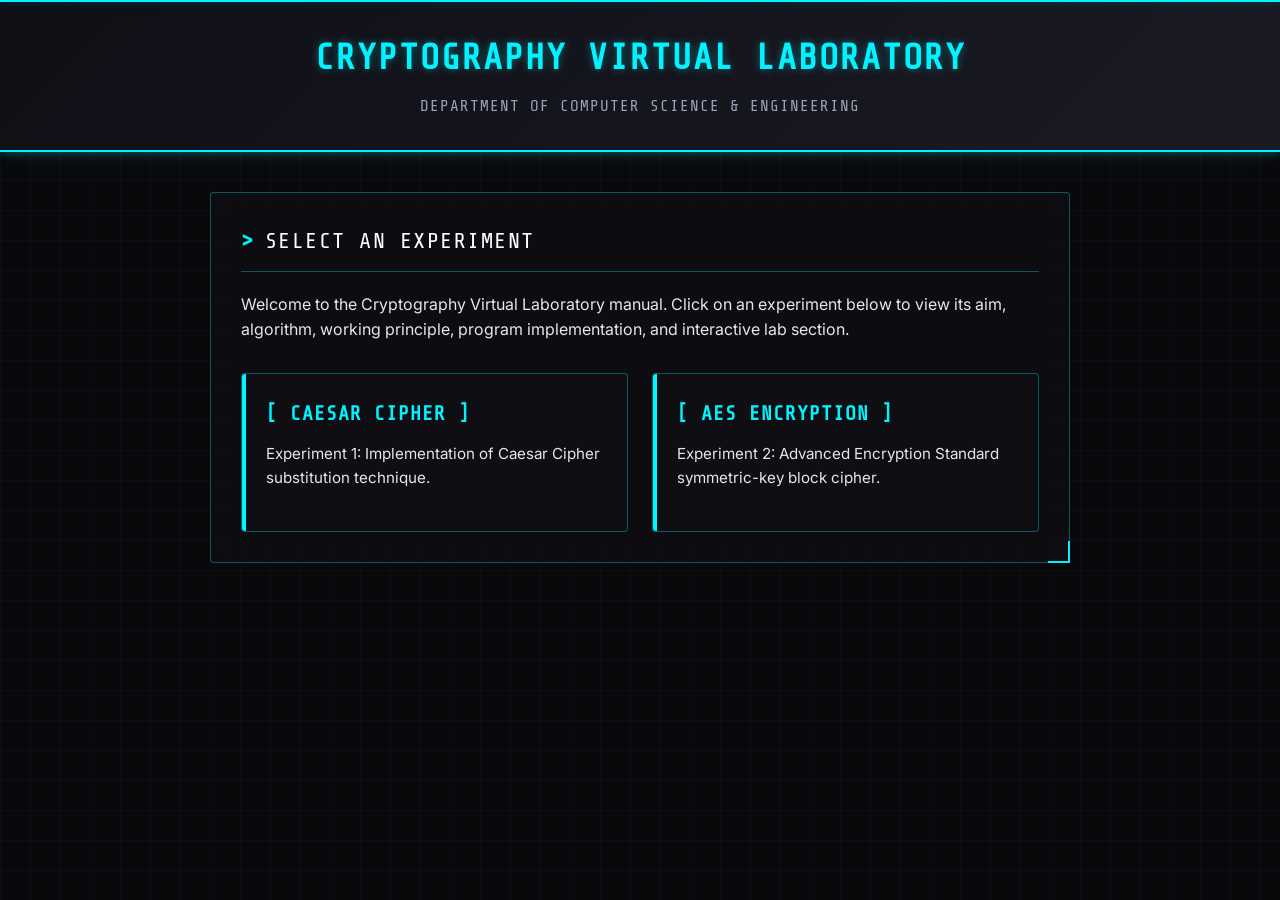
<file: index.html>
<!DOCTYPE html>
<html lang="en">
<head>
  <meta charset="UTF-8">
  <meta name="viewport" content="width=device-width, initial-scale=1.0">
  <title>Cryptography Virtual Laboratory</title>
  <link rel="stylesheet" href="style.css">
</head>
<body>
  <header>
    <h1>Cryptography Virtual Laboratory</h1>
    <p>Department of Computer Science & Engineering</p>
  </header>

  <div class="container">
    <div class="lab-section">
      <h2>Select an Experiment</h2>
      <p>Welcome to the Cryptography Virtual Laboratory manual. Click on an experiment below to view its aim, algorithm, working principle, program implementation, and interactive lab section.</p>
      
      <div class="experiments-grid">
        <a href="CAESAR_CIPHER/caesar.html" class="experiment-card">
          <h3>[ Caesar Cipher ]</h3>
          <p>Experiment 1: Implementation of Caesar Cipher substitution technique.</p>
        </a>

        <a href="AES/index.html" class="experiment-card">
          <h3>[ AES Encryption ]</h3>
          <p>Experiment 2: Advanced Encryption Standard symmetric-key block cipher.</p>
        </a>
      </div>
    </div>
  </div>
</body>
</html>
</file>
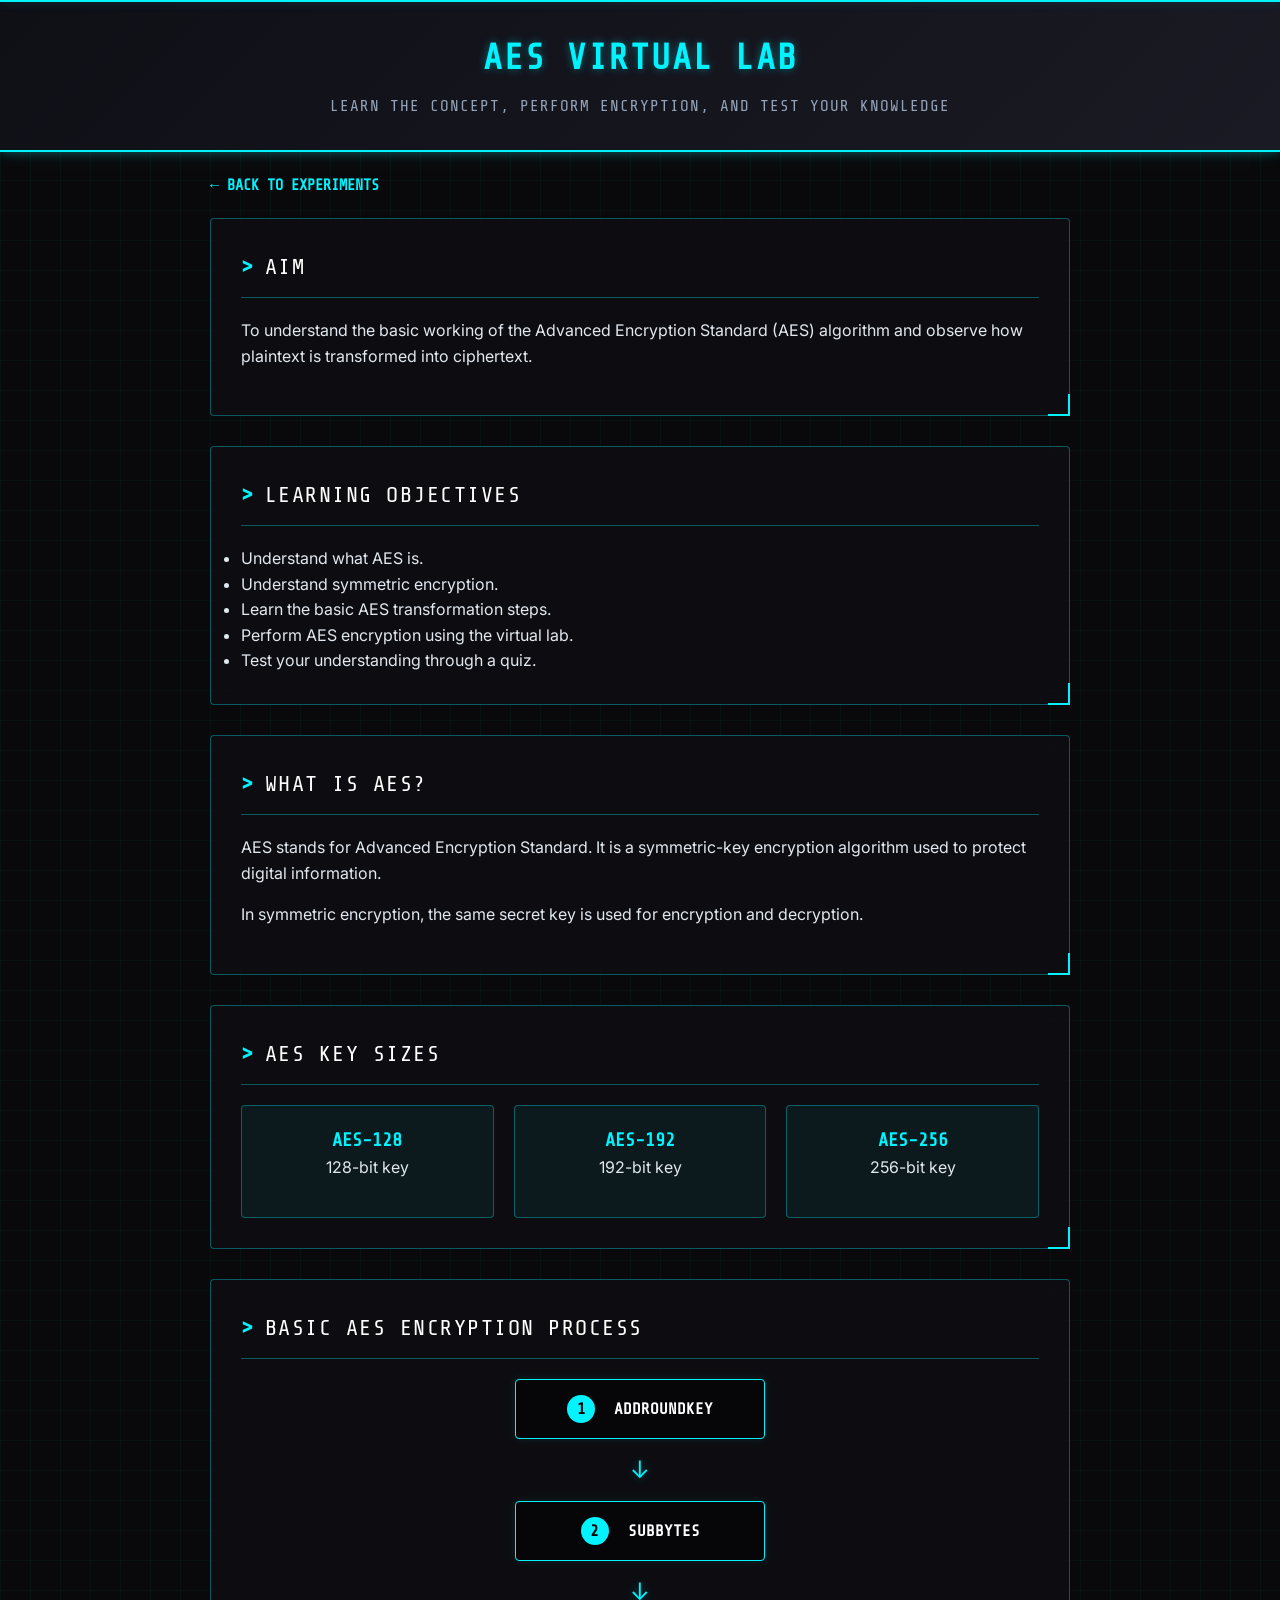
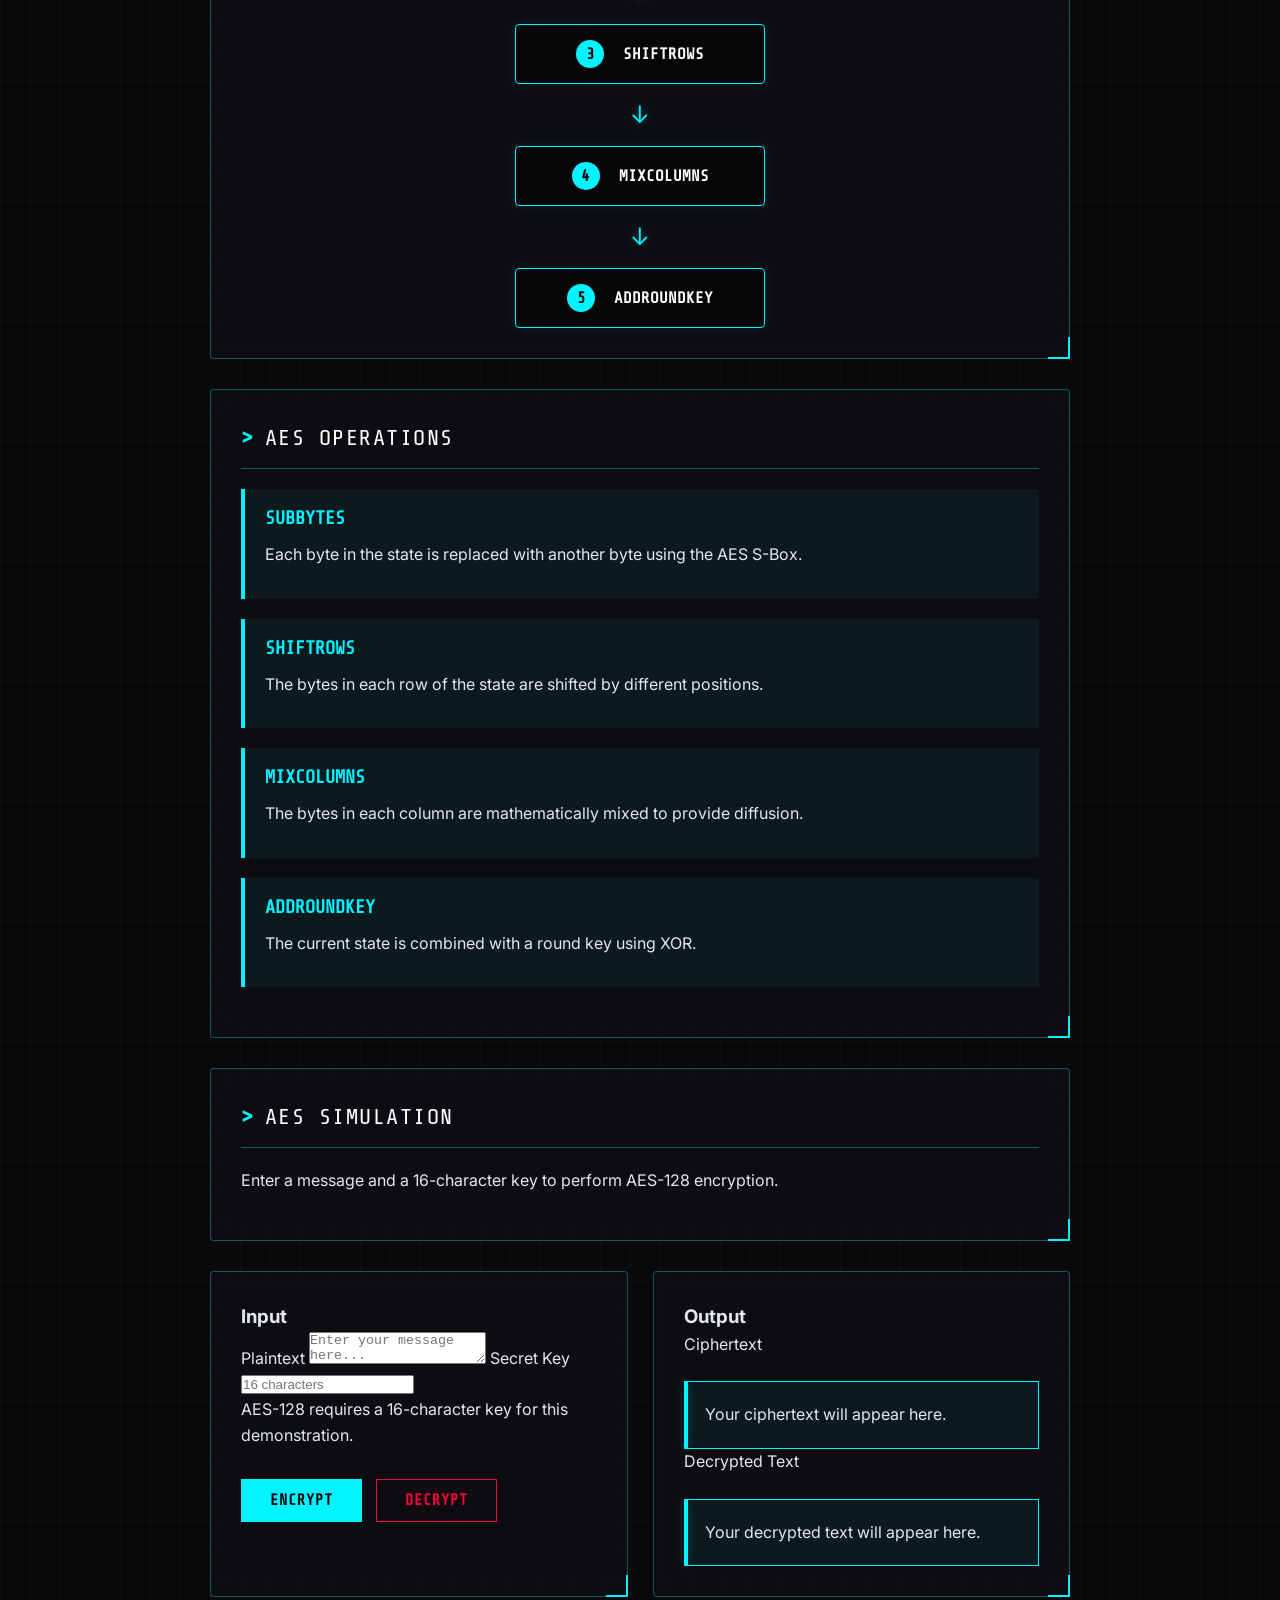
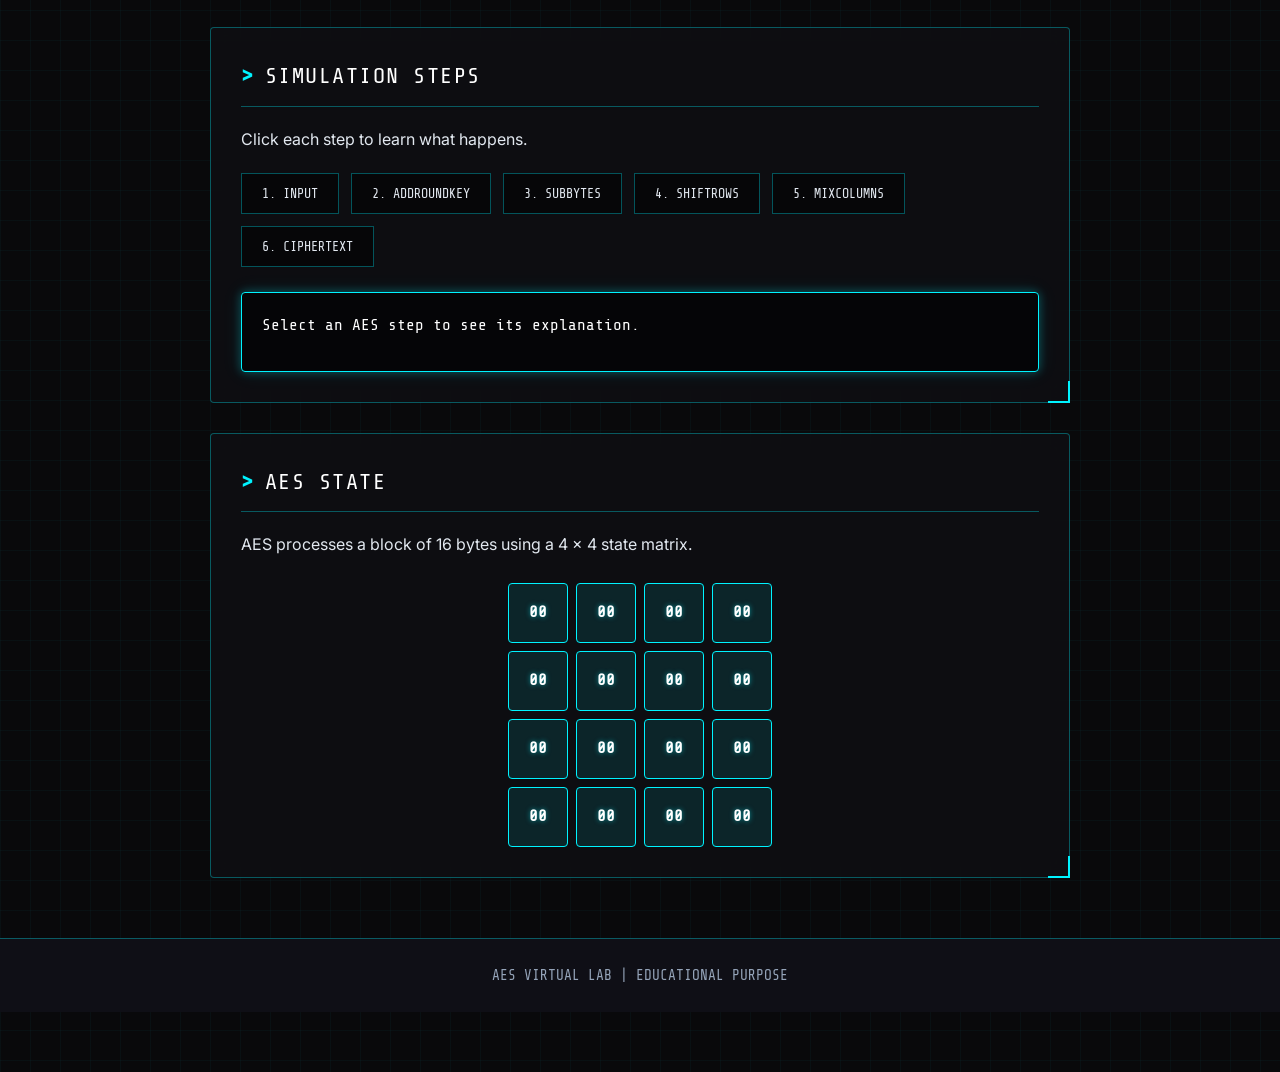
<file: AES/index.html>
<!DOCTYPE html>
<html lang="en">

<head>

    <meta charset="UTF-8">

    <meta name="viewport"
          content="width=device-width, initial-scale=1.0">

    <title>AES Virtual Lab</title>

    <link rel="stylesheet" href="style.css">

</head>


<body>


    <!-- ================= HEADER ================= -->

    <header>

        <div class="header-content">

            <h1>AES Virtual Lab</h1>

            <p>
                Learn the concept, perform encryption, and test your knowledge
            </p>

        </div>

    </header>

    <div class="container" style="margin-top: 0; padding-top: 20px;">
      <div class="nav-bar">
        <a href="../index.html" class="nav-link">← Back to Experiments</a>
      </div>

        <!-- ================= AIM ================= -->


            <div class="lab-section">

                <h2>Aim</h2>

                <p>
                    To understand the basic working of the
                    Advanced Encryption Standard (AES) algorithm
                    and observe how plaintext is transformed
                    into ciphertext.
                </p>

            </div>



            <div class="lab-section">

                <h2>Learning Objectives</h2>

                <ul>

                    <li>
                        Understand what AES is.
                    </li>

                    <li>
                        Understand symmetric encryption.
                    </li>

                    <li>
                        Learn the basic AES transformation steps.
                    </li>

                    <li>
                        Perform AES encryption using the virtual lab.
                    </li>

                    <li>
                        Test your understanding through a quiz.
                    </li>

                </ul>

            </div>

        <!-- ================= THEORY ================= -->


            <div class="lab-section">

                <h2>What is AES?</h2>

                <p>
                    AES stands for Advanced Encryption Standard.
                    It is a symmetric-key encryption algorithm
                    used to protect digital information.
                </p>

                <p>
                    In symmetric encryption, the same secret key
                    is used for encryption and decryption.
                </p>

            </div>



            <div class="lab-section">

                <h2>AES Key Sizes</h2>

                <div class="key-boxes">


                    <div class="key-box">

                        <h3>AES-128</h3>

                        <p>
                            128-bit key
                        </p>

                    </div>


                    <div class="key-box">

                        <h3>AES-192</h3>

                        <p>
                            192-bit key
                        </p>

                    </div>


                    <div class="key-box">

                        <h3>AES-256</h3>

                        <p>
                            256-bit key
                        </p>

                    </div>

                </div>

            </div>



            <div class="lab-section">

                <h2>Basic AES Encryption Process</h2>

                <div class="process">


                    <div class="process-step">

                        <span>1</span>

                        AddRoundKey

                    </div>


                    <div class="process-arrow">
                        ↓
                    </div>


                    <div class="process-step">

                        <span>2</span>

                        SubBytes

                    </div>


                    <div class="process-arrow">
                        ↓
                    </div>


                    <div class="process-step">

                        <span>3</span>

                        ShiftRows

                    </div>


                    <div class="process-arrow">
                        ↓
                    </div>


                    <div class="process-step">

                        <span>4</span>

                        MixColumns

                    </div>


                    <div class="process-arrow">
                        ↓
                    </div>


                    <div class="process-step">

                        <span>5</span>

                        AddRoundKey

                    </div>

                </div>

            </div>



            <div class="lab-section">

                <h2>AES Operations</h2>


                <div class="concept">

                    <h3>SubBytes</h3>

                    <p>
                        Each byte in the state is replaced with
                        another byte using the AES S-Box.
                    </p>

                </div>


                <div class="concept">

                    <h3>ShiftRows</h3>

                    <p>
                        The bytes in each row of the state are
                        shifted by different positions.
                    </p>

                </div>


                <div class="concept">

                    <h3>MixColumns</h3>

                    <p>
                        The bytes in each column are mathematically
                        mixed to provide diffusion.
                    </p>

                </div>


                <div class="concept">

                    <h3>AddRoundKey</h3>

                    <p>
                        The current state is combined with a
                        round key using XOR.
                    </p>

                </div>

            </div>

        <!-- ================= SIMULATION ================= -->


            <div class="lab-section">

                <h2>AES Simulation</h2>

                <p>
                    Enter a message and a 16-character key to
                    perform AES-128 encryption.
                </p>

            </div>



            <div class="simulation-grid">


                <!-- INPUT -->

                <div class="lab-section">

                    <h3>Input</h3>


                    <label for="plaintext">
                        Plaintext
                    </label>


                    <textarea
                        id="plaintext"
                        placeholder="Enter your message here..."
                    ></textarea>


                    <label for="key">
                        Secret Key
                    </label>


                    <input
                        type="text"
                        id="key"
                        maxlength="16"
                        placeholder="16 characters"
                    >


                    <p class="input-help">
                        AES-128 requires a 16-character key
                        for this demonstration.
                    </p>


                    <button
                        class="main-button"
                        onclick="encryptMessage()">

                        Encrypt

                    </button>


                    <button
                        class="secondary-button"
                        onclick="decryptMessage()">

                        Decrypt

                    </button>

                </div>



                <!-- OUTPUT -->

                <div class="lab-section">

                    <h3>Output</h3>


                    <label>
                        Ciphertext
                    </label>


                    <div
                        id="ciphertext"
                        class="output-box">

                        Your ciphertext will appear here.

                    </div>


                    <label>
                        Decrypted Text
                    </label>


                    <div
                        id="decryptedText"
                        class="output-box">

                        Your decrypted text will appear here.

                    </div>

                </div>

            </div>



            <!-- AES STEPS -->

            <div class="lab-section">

                <h2>Simulation Steps</h2>

                <p class="step-instruction">
                    Click each step to learn what happens.
                </p>


                <div class="simulation-steps">


                    <button onclick="showAESStep(1)">
                        1. Input
                    </button>


                    <button onclick="showAESStep(2)">
                        2. AddRoundKey
                    </button>


                    <button onclick="showAESStep(3)">
                        3. SubBytes
                    </button>


                    <button onclick="showAESStep(4)">
                        4. ShiftRows
                    </button>


                    <button onclick="showAESStep(5)">
                        5. MixColumns
                    </button>


                    <button onclick="showAESStep(6)">
                        6. Ciphertext
                    </button>

                </div>


                <div
                    id="stepExplanation"
                    class="step-explanation">

                    Select an AES step to see its explanation.

                </div>

            </div>



            <!-- STATE MATRIX -->

            <div class="lab-section">

                <h2>AES State</h2>

                <p>
                    AES processes a block of 16 bytes using
                    a 4 × 4 state matrix.
                </p>


                <div
                    id="stateMatrix"
                    class="state-matrix">


                    <div>00</div>
                    <div>00</div>
                    <div>00</div>
                    <div>00</div>


                    <div>00</div>
                    <div>00</div>
                    <div>00</div>
                    <div>00</div>


                    <div>00</div>
                    <div>00</div>
                    <div>00</div>
                    <div>00</div>


                    <div>00</div>
                    <div>00</div>
                    <div>00</div>
                    <div>00</div>

                </div>

            </div>

        </div>



    <!-- ================= FOOTER ================= -->

    <footer>

        <p>
            AES Virtual Lab | Educational Purpose
        </p>

    </footer>



    <script src="script.js"></script>

</body>

</html>
</file>
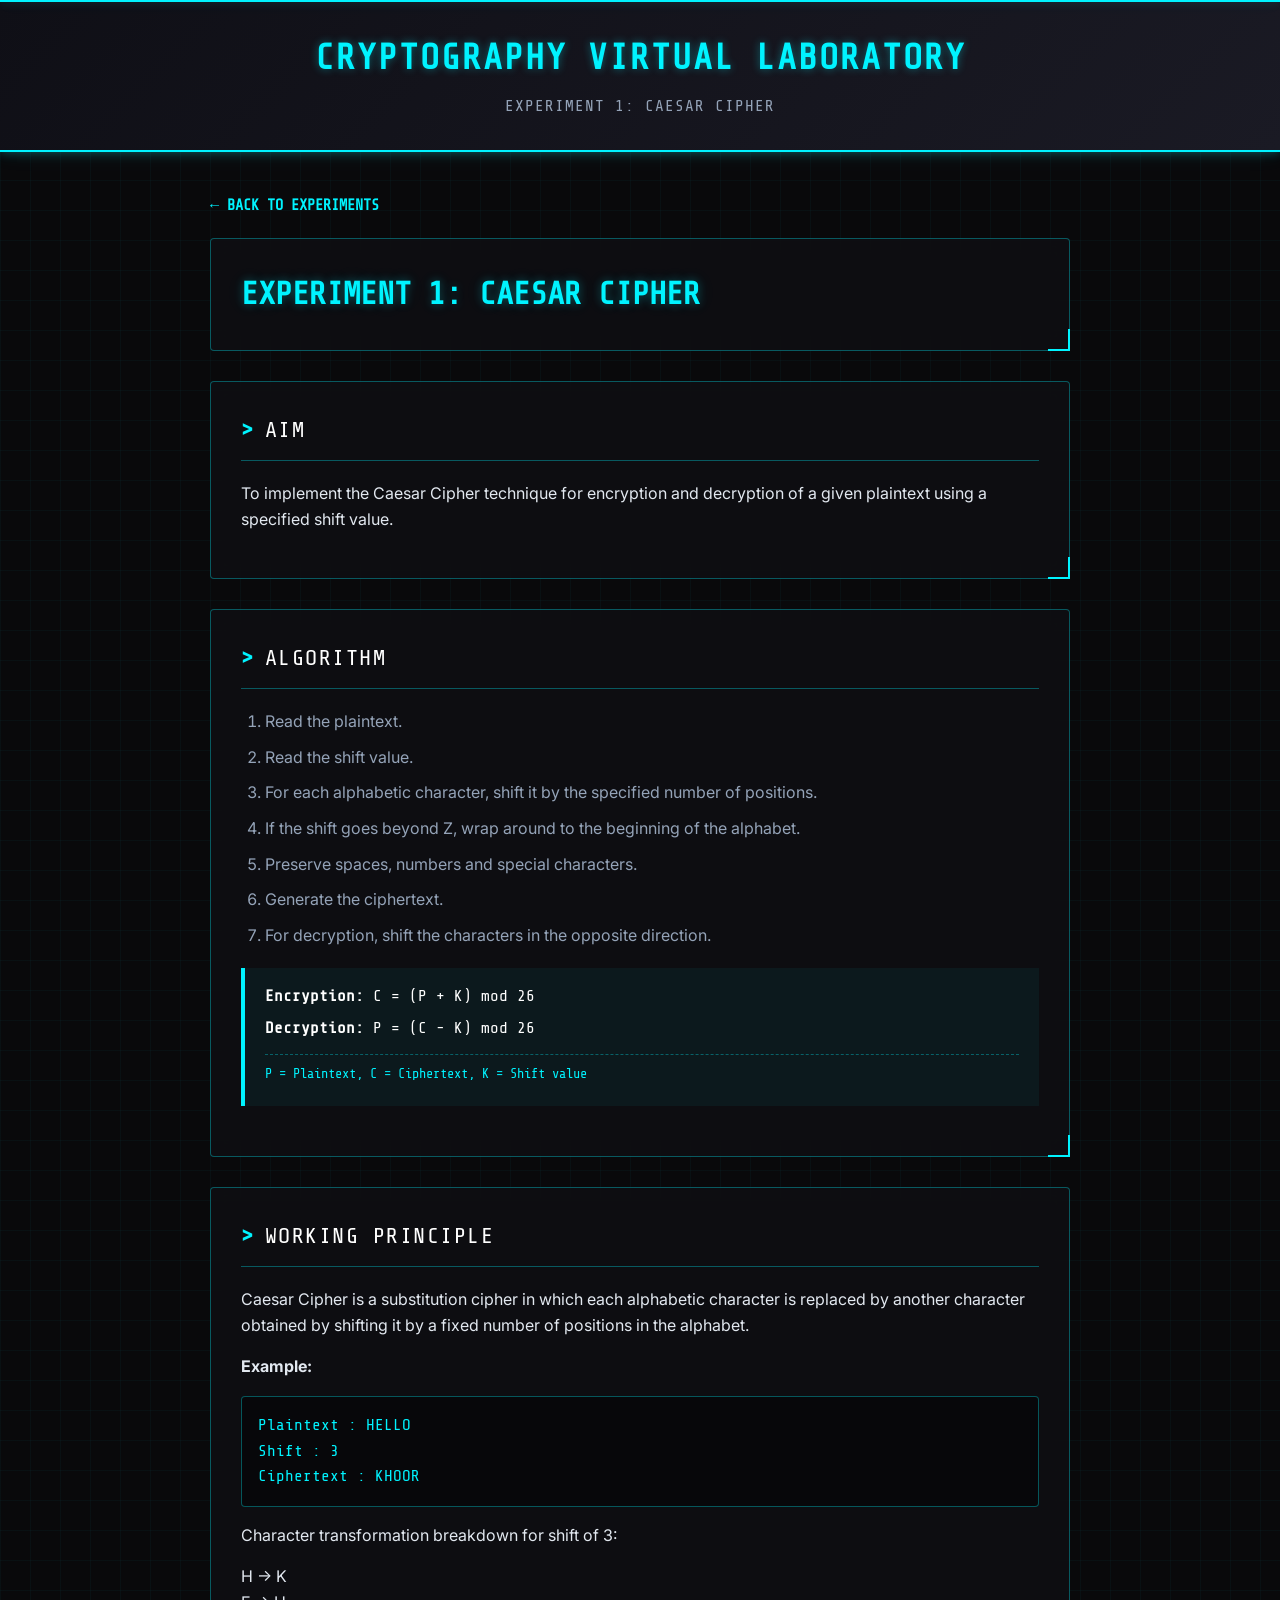
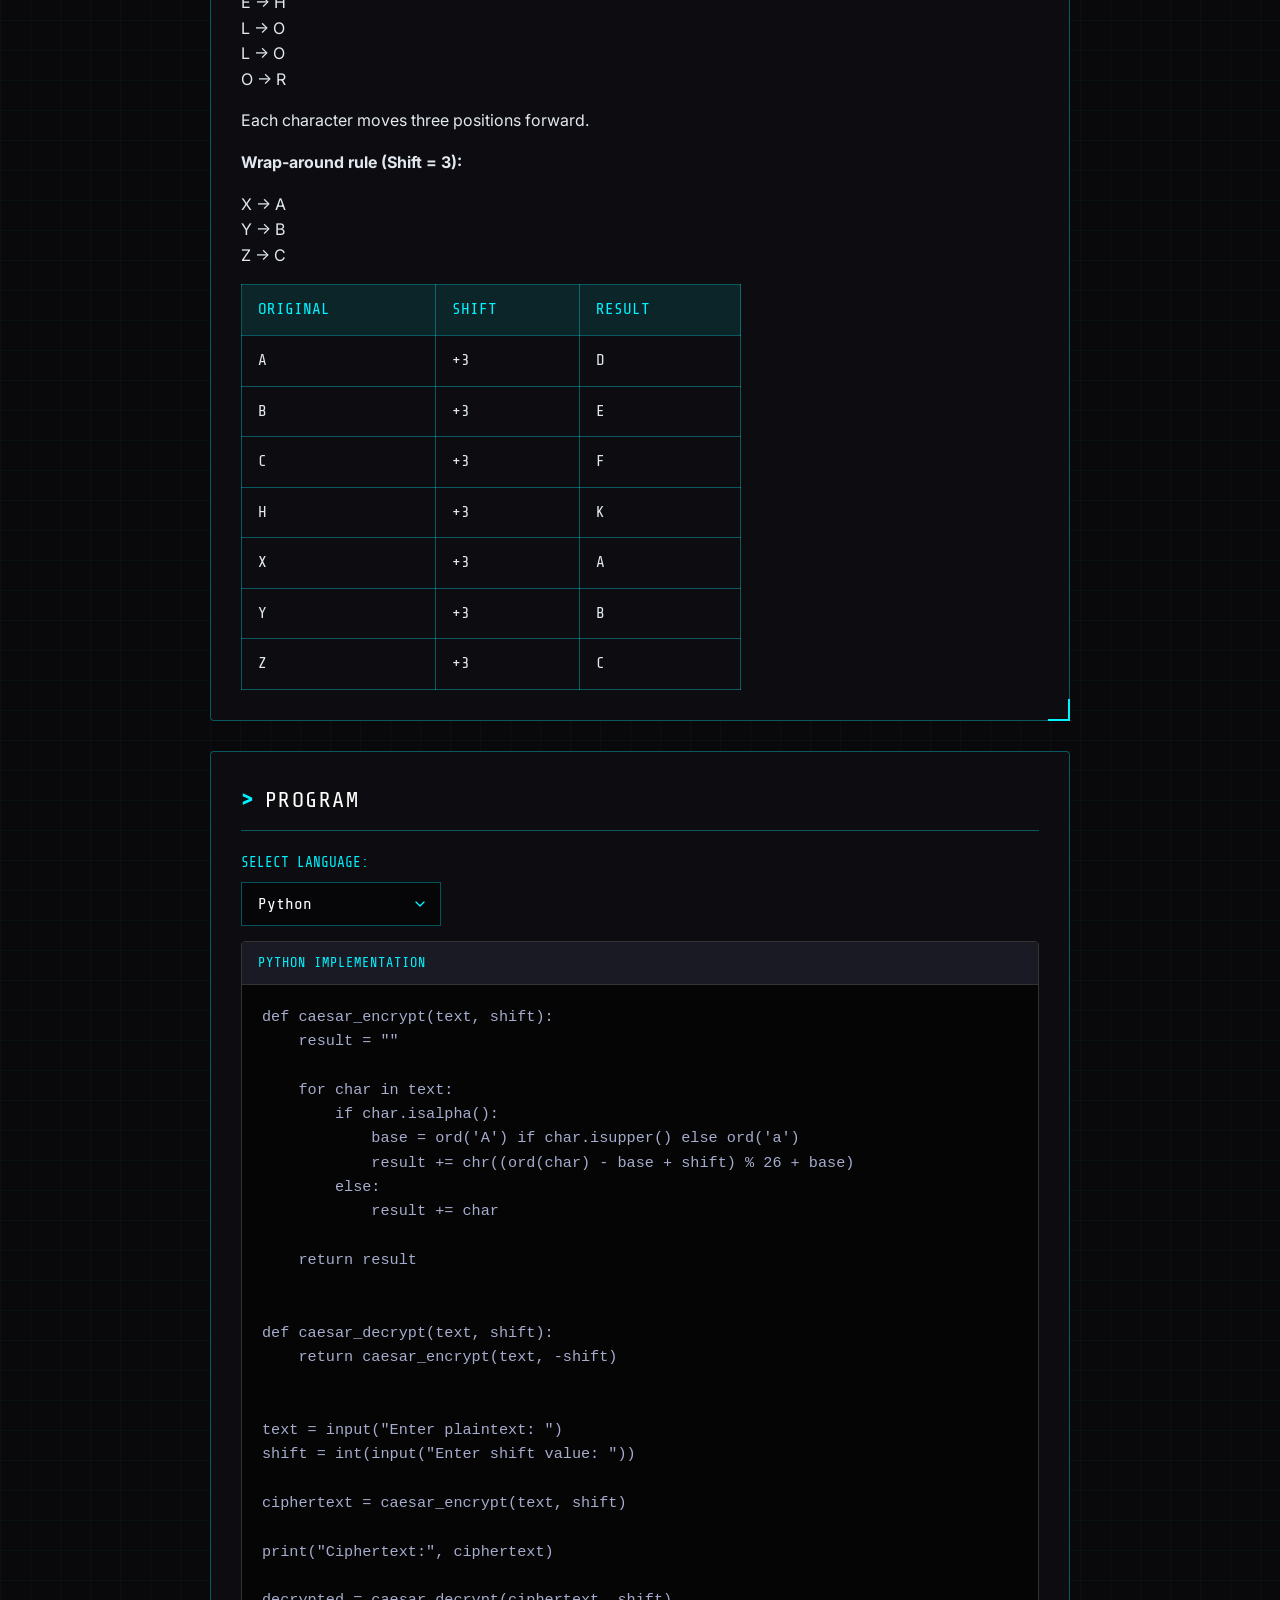
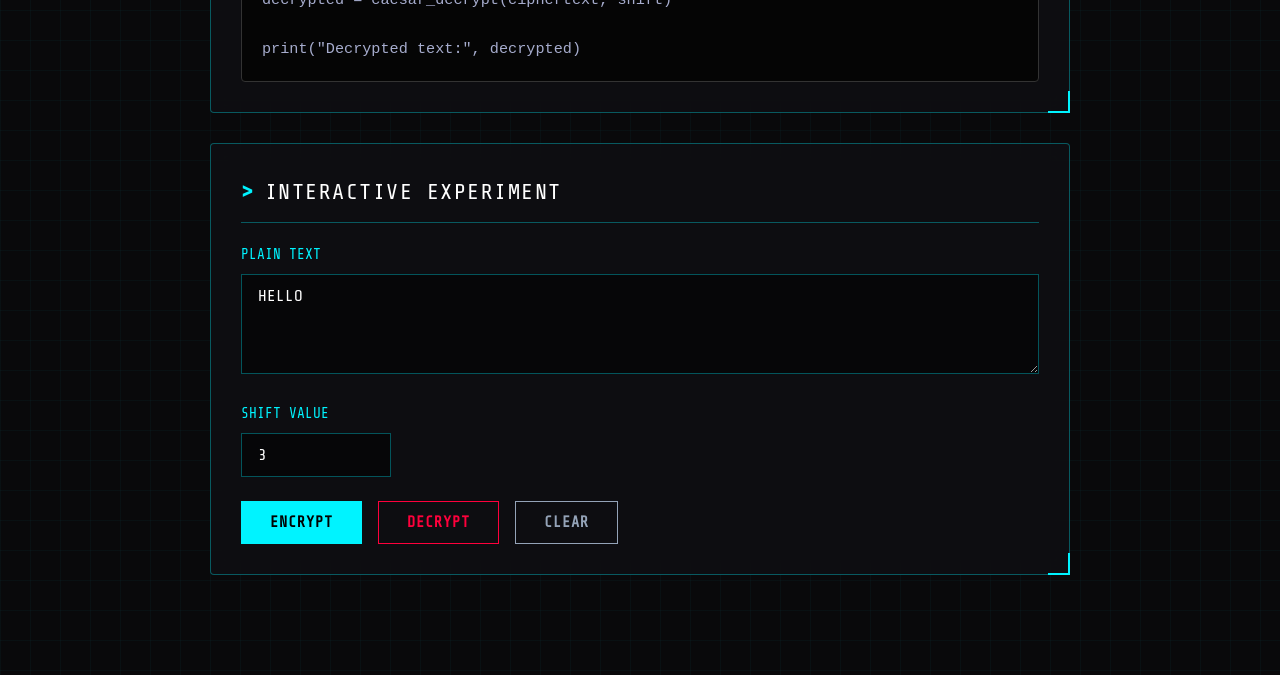
<file: caesar.html>
<!DOCTYPE html>
<html lang="en">
<head>
  <meta charset="UTF-8">
  <meta name="viewport" content="width=device-width, initial-scale=1.0">
  <title>Experiment 1: Caesar Cipher - Cryptography Virtual Laboratory</title>
  <link rel="stylesheet" href="css/style.css">
</head>
<body>
  <header>
    <h1>Cryptography Virtual Laboratory</h1>
    <p>Experiment 1: Caesar Cipher</p>
  </header>

  <div class="container">
    <div class="nav-bar">
      <a href="index.html" class="nav-link">← Back to Experiments</a>
    </div>

    <!-- 1. Title Section -->
    <div class="lab-section">
      <h1 class="exp-title">Experiment 1: Caesar Cipher</h1>
    </div>

    <!-- 2. Aim Section -->
    <div class="lab-section">
      <h2>Aim</h2>
      <p>To implement the Caesar Cipher technique for encryption and decryption of a given plaintext using a specified shift value.</p>
    </div>

    <!-- 3. Algorithm Section -->
    <div class="lab-section">
      <h2>Algorithm</h2>
      <ol class="algorithm-list">
        <li>Read the plaintext.</li>
        <li>Read the shift value.</li>
        <li>For each alphabetic character, shift it by the specified number of positions.</li>
        <li>If the shift goes beyond Z, wrap around to the beginning of the alphabet.</li>
        <li>Preserve spaces, numbers and special characters.</li>
        <li>Generate the ciphertext.</li>
        <li>For decryption, shift the characters in the opposite direction.</li>
      </ol>

      <div class="formula-box">
        <div><strong>Encryption:</strong> C = (P + K) mod 26</div>
        <div><strong>Decryption:</strong> P = (C - K) mod 26</div>
        <div class="variables">P = Plaintext, C = Ciphertext, K = Shift value</div>
      </div>
    </div>

    <!-- 4. Working Principle Section -->
    <div class="lab-section">
      <h2>Working Principle</h2>
      <p>Caesar Cipher is a substitution cipher in which each alphabetic character is replaced by another character obtained by shifting it by a fixed number of positions in the alphabet.</p>
      
      <p><strong>Example:</strong></p>
      <div class="example-box">
        <div>Plaintext  : HELLO</div>
        <div>Shift      : 3</div>
        <div>Ciphertext : KHOOR</div>
      </div>

      <p style="margin-top: 16px;">Character transformation breakdown for shift of 3:</p>
      <p>H → K<br>E → H<br>L → O<br>L → O<br>O → R</p>
      <p>Each character moves three positions forward.</p>

      <p style="margin-top: 12px;"><strong>Wrap-around rule (Shift = 3):</strong></p>
      <p>X → A<br>Y → B<br>Z → C</p>

      <table class="lab-table">
        <thead>
          <tr>
            <th>Original</th>
            <th>Shift</th>
            <th>Result</th>
          </tr>
        </thead>
        <tbody>
          <tr><td>A</td><td>+3</td><td>D</td></tr>
          <tr><td>B</td><td>+3</td><td>E</td></tr>
          <tr><td>C</td><td>+3</td><td>F</td></tr>
          <tr><td>H</td><td>+3</td><td>K</td></tr>
          <tr><td>X</td><td>+3</td><td>A</td></tr>
          <tr><td>Y</td><td>+3</td><td>B</td></tr>
          <tr><td>Z</td><td>+3</td><td>C</td></tr>
        </tbody>
      </table>
    </div>

    <!-- 5. Program Section -->
    <div class="lab-section">
      <h2>Program</h2>
      <div class="form-group" style="margin-bottom: 15px;">
        <label for="languageSelect">Select Language:</label>
        <select id="languageSelect" class="form-control" style="max-width: 200px;">
          <option value="python">Python</option>
          <option value="java">Java</option>
          <option value="cpp">C++</option>
        </select>
      </div>

      <div id="code-python" class="code-container">
        <div class="code-header">Python Implementation</div>
        <pre><code>def caesar_encrypt(text, shift):
    result = ""

    for char in text:
        if char.isalpha():
            base = ord('A') if char.isupper() else ord('a')
            result += chr((ord(char) - base + shift) % 26 + base)
        else:
            result += char

    return result


def caesar_decrypt(text, shift):
    return caesar_encrypt(text, -shift)


text = input("Enter plaintext: ")
shift = int(input("Enter shift value: "))

ciphertext = caesar_encrypt(text, shift)

print("Ciphertext:", ciphertext)

decrypted = caesar_decrypt(ciphertext, shift)

print("Decrypted text:", decrypted)</code></pre>
      </div>

      <div id="code-java" class="code-container" style="display: none;">
        <div class="code-header">Java Implementation</div>
        <pre><code>import java.util.Scanner;

public class CaesarCipher {
    public static String encrypt(String text, int shift) {
        StringBuilder result = new StringBuilder();
        int shiftMod = shift % 26;
        if (shiftMod < 0) shiftMod += 26;

        for (char character : text.toCharArray()) {
            if (Character.isLetter(character)) {
                char base = Character.isUpperCase(character) ? 'A' : 'a';
                result.append((char) (((character - base + shiftMod) % 26) + base));
            } else {
                result.append(character);
            }
        }
        return result.toString();
    }

    public static String decrypt(String text, int shift) {
        return encrypt(text, -shift);
    }

    public static void main(String[] args) {
        Scanner scanner = new Scanner(System.in);
        
        System.out.print("Enter plaintext: ");
        String text = scanner.nextLine();
        
        System.out.print("Enter shift value: ");
        int shift = scanner.nextInt();
        
        String ciphertext = encrypt(text, shift);
        System.out.println("Ciphertext: " + ciphertext);
        
        String decrypted = decrypt(ciphertext, shift);
        System.out.println("Decrypted text: " + decrypted);
        
        scanner.close();
    }
}</code></pre>
      </div>

      <div id="code-cpp" class="code-container" style="display: none;">
        <div class="code-header">C++ Implementation</div>
        <pre><code>#include &lt;iostream&gt;
#include &lt;string&gt;
#include &lt;cctype&gt;

using namespace std;

string encrypt(string text, int shift) {
    string result = "";
    int shiftMod = shift % 26;
    if (shiftMod &lt; 0) shiftMod += 26;
    
    for (char character : text) {
        if (isalpha(character)) {
            char base = isupper(character) ? 'A' : 'a';
            result += char((character - base + shiftMod) % 26 + base);
        } else {
            result += character;
        }
    }
    return result;
}

string decrypt(string text, int shift) {
    return encrypt(text, -shift);
}

int main() {
    string text;
    int shift;

    cout &lt;&lt; "Enter plaintext: ";
    getline(cin, text);

    cout &lt;&lt; "Enter shift value: ";
    cin &gt;&gt; shift;

    string ciphertext = encrypt(text, shift);
    cout &lt;&lt; "Ciphertext: " &lt;&lt; ciphertext &lt;&lt; endl;

    string decrypted = decrypt(ciphertext, shift);
    cout &lt;&lt; "Decrypted text: " &lt;&lt; decrypted &lt;&lt; endl;

    return 0;
}</code></pre>
      </div>
    </div>

    <!-- 6. Interactive Experiment Section -->
    <div class="lab-section">
      <h2>Interactive Experiment</h2>
      
      <div class="form-group">
        <label for="plainText">Plain Text</label>
        <textarea id="plainText" class="form-control" placeholder="Enter text here...">HELLO</textarea>
      </div>

      <div class="form-group">
        <label for="shiftValue">Shift Value</label>
        <input type="number" id="shiftValue" class="form-control" value="3" style="max-width: 150px;">
      </div>

      <div class="btn-group">
        <button id="encryptBtn" class="btn">Encrypt</button>
        <button id="decryptBtn" class="btn btn-secondary">Decrypt</button>
        <button id="clearBtn" class="btn btn-outline">Clear</button>
      </div>

      <div id="outputSection" class="output-box" style="display: none;">
        <span id="outputLabel" class="output-label">Cipher Text</span>
        <div id="outputValue" class="output-value"></div>
      </div>
    </div>

    <!-- 7. Result Section -->
    <div class="lab-section" id="resultSection" style="display: none;">
      <h2>Result</h2>
      <div class="result-box">
        <h3>Experiment Status: Completed</h3>
        <p>The given plaintext was successfully <span id="resOperationLabel">encrypted</span> using the Caesar Cipher technique.</p>
        <div class="result-detail">
          <div><strong>Plain Text:</strong> <span id="resInputText"></span></div>
          <div><strong>Shift:</strong> <span id="resShiftText"></span></div>
          <div><strong>Cipher Text:</strong> <span id="resOutputText"></span></div>
        </div>
      </div>
    </div>

  </div>

  <script src="js/caesar.js"></script>
</body>
</html>
</file>
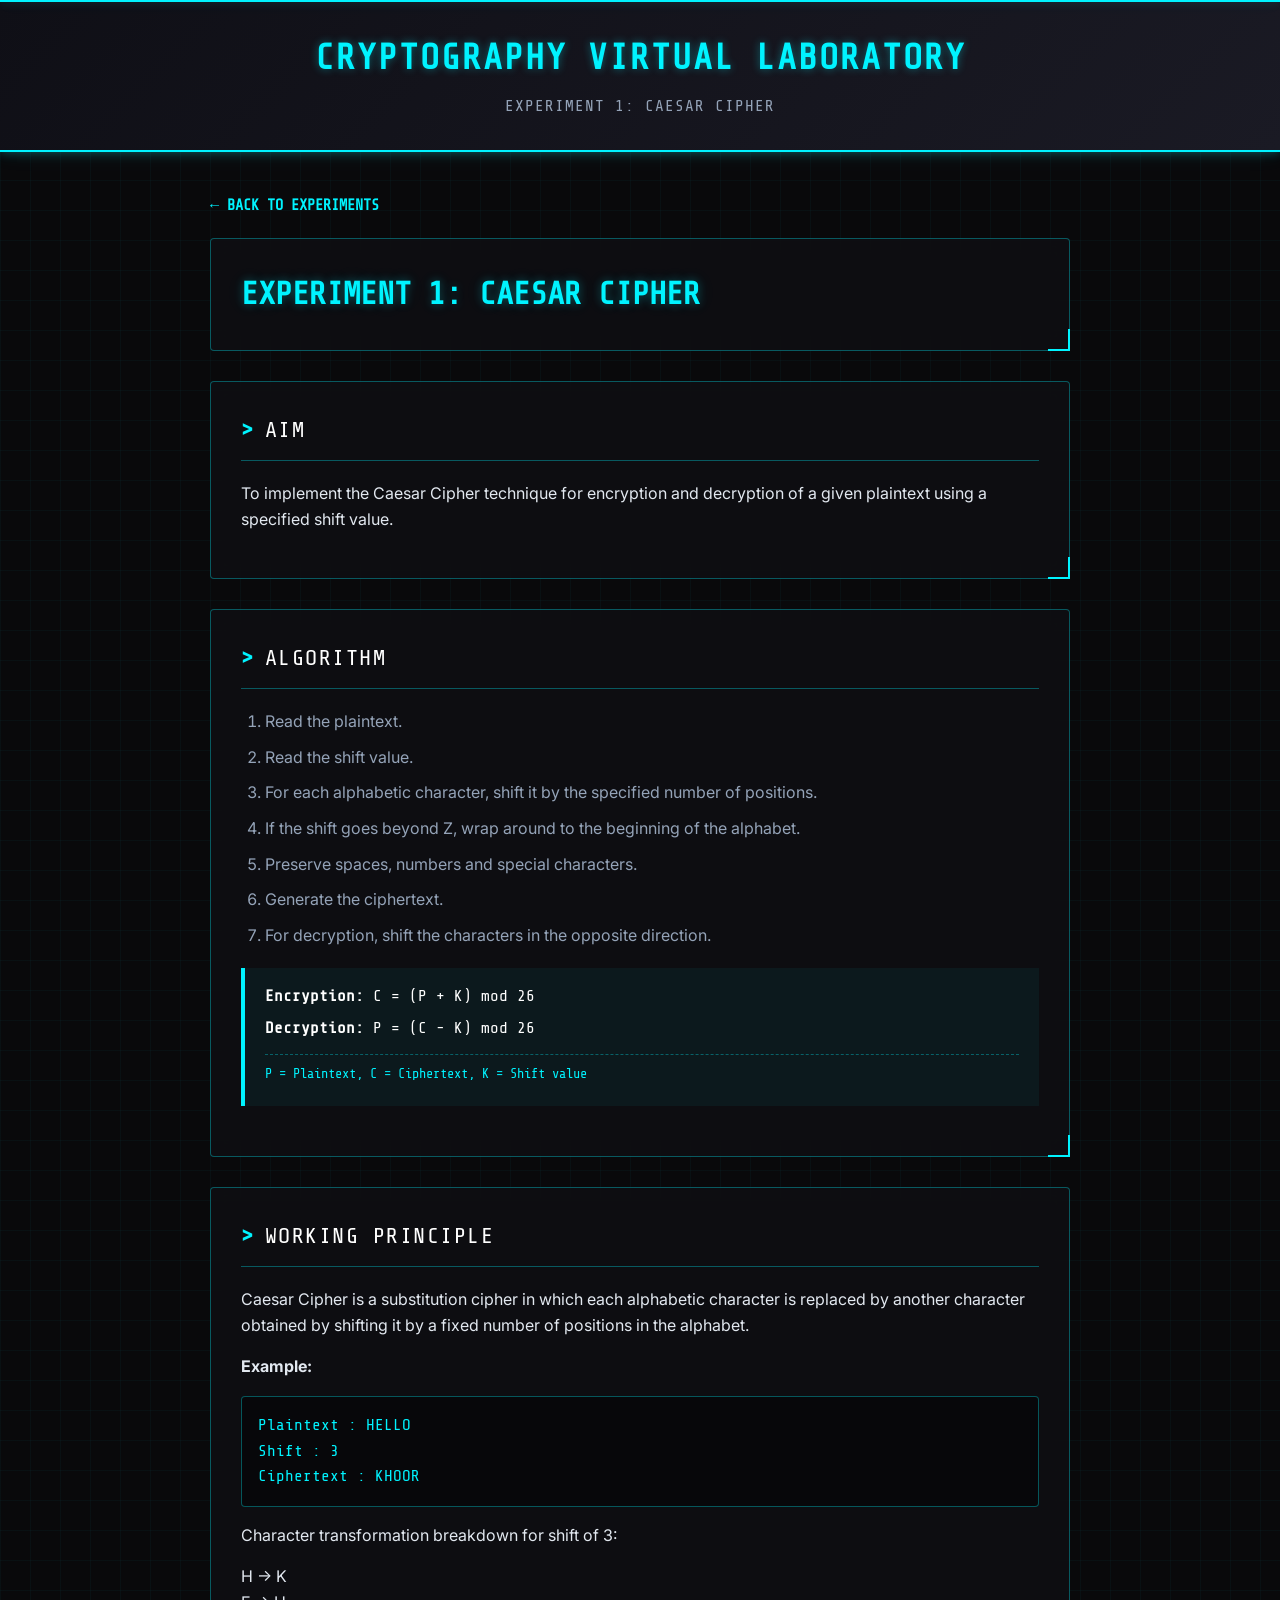
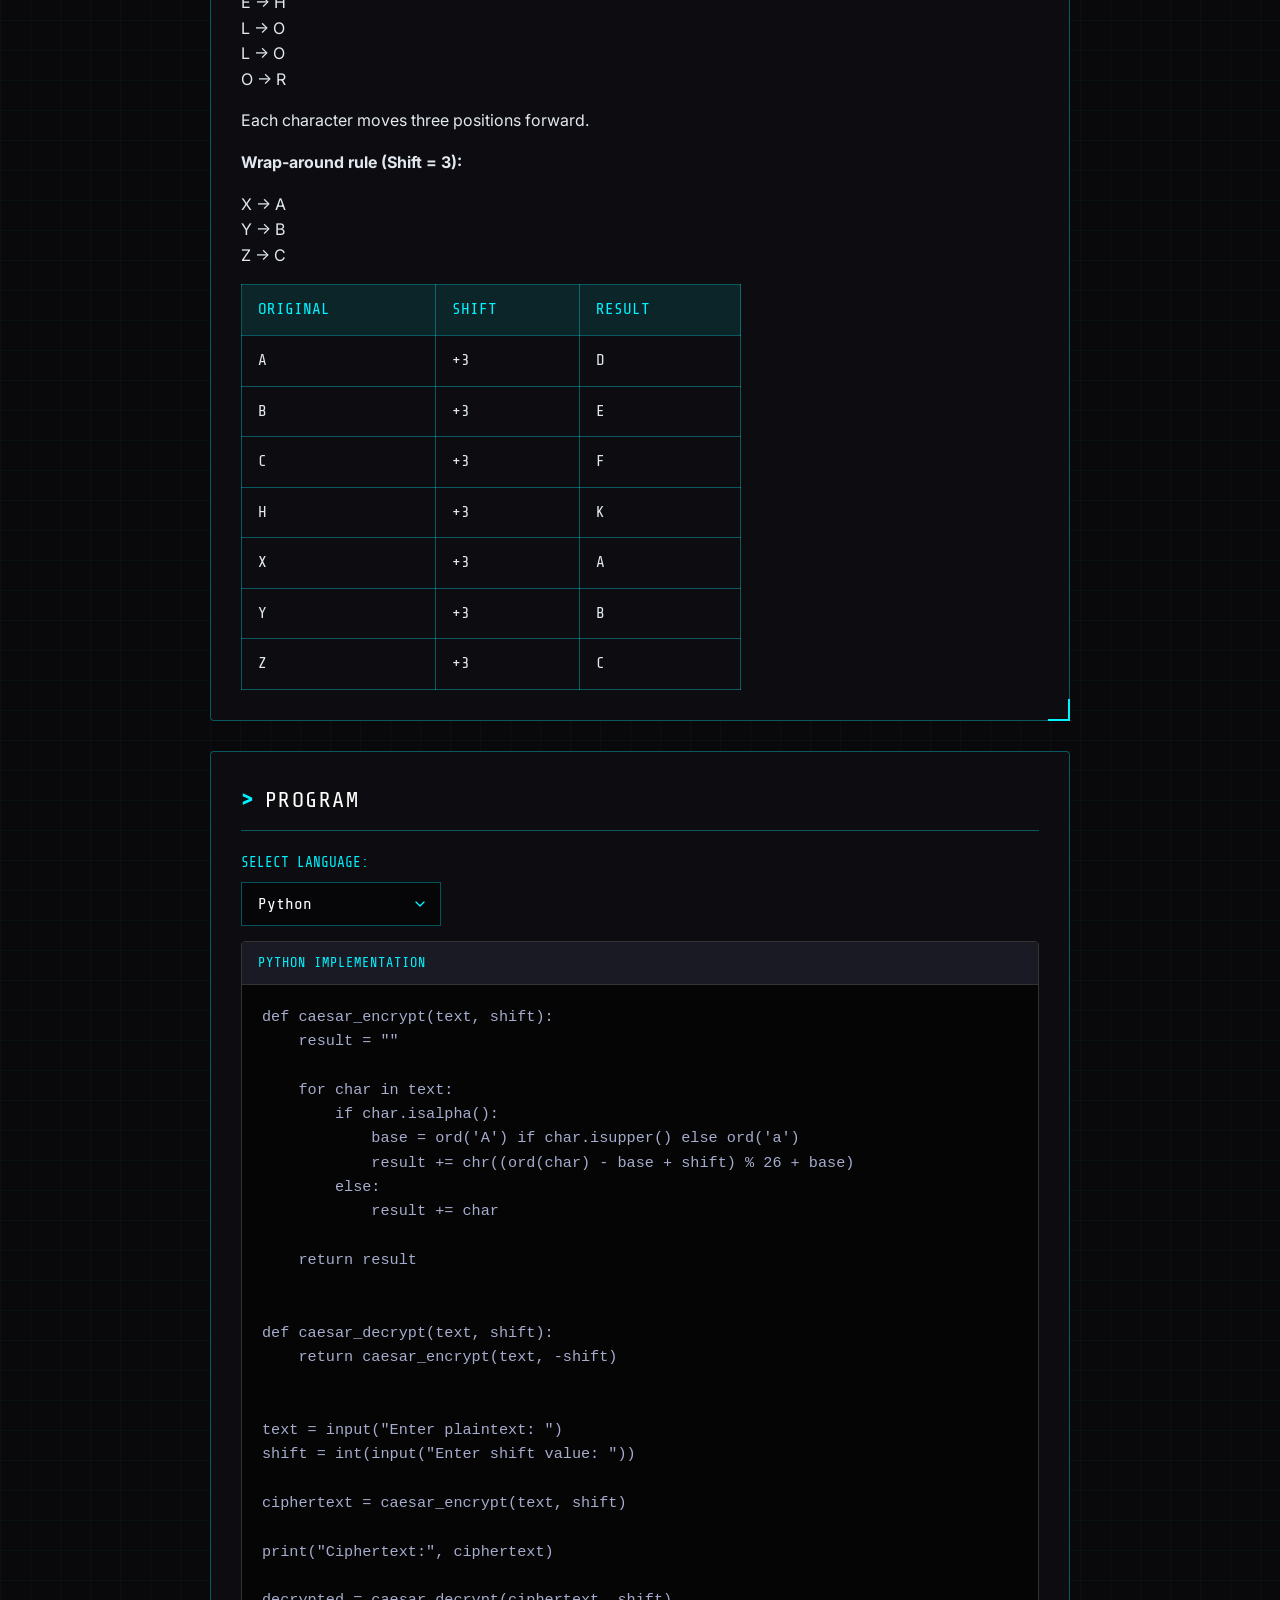
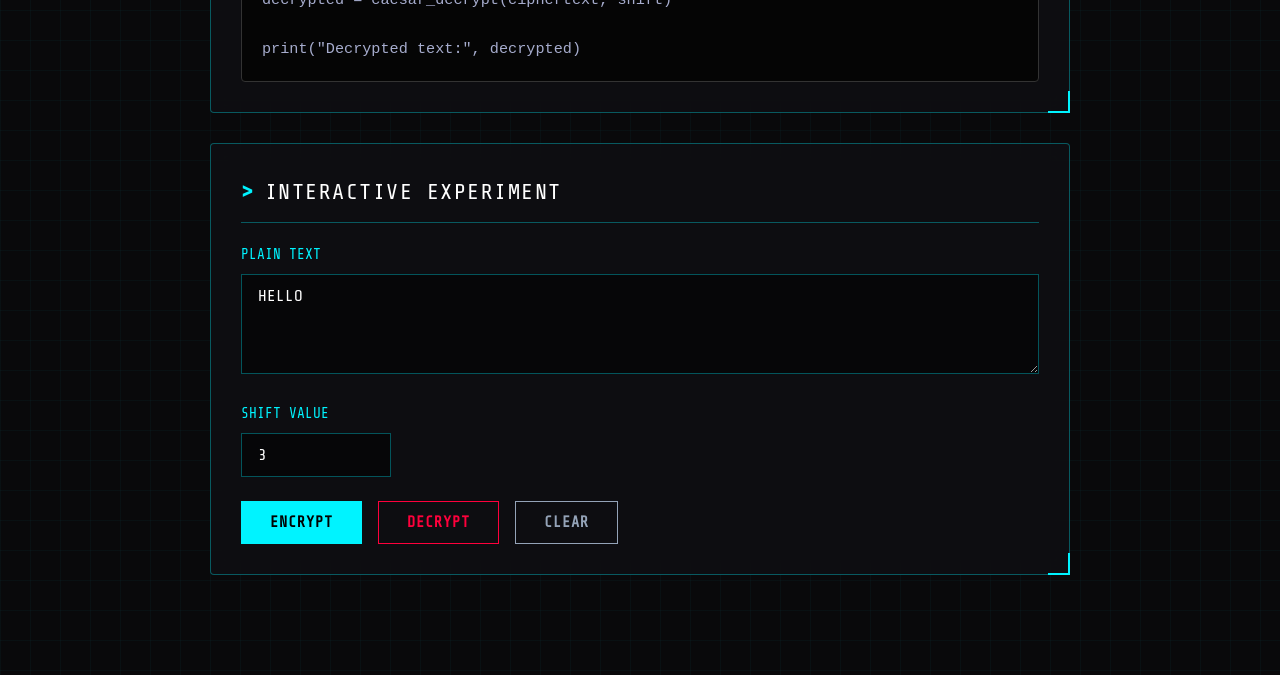
<file: CAESAR_CIPHER/caesar.html>
<!DOCTYPE html>
<html lang="en">
<head>
  <meta charset="UTF-8">
  <meta name="viewport" content="width=device-width, initial-scale=1.0">
  <title>Experiment 1: Caesar Cipher - Cryptography Virtual Laboratory</title>
  <link rel="stylesheet" href="style.css">
</head>
<body>
  <header>
    <h1>Cryptography Virtual Laboratory</h1>
    <p>Experiment 1: Caesar Cipher</p>
  </header>

  <div class="container">
    <div class="nav-bar">
      <a href="../index.html" class="nav-link">← Back to Experiments</a>
    </div>

    <!-- 1. Title Section -->
    <div class="lab-section">
      <h1 class="exp-title">Experiment 1: Caesar Cipher</h1>
    </div>

    <!-- 2. Aim Section -->
    <div class="lab-section">
      <h2>Aim</h2>
      <p>To implement the Caesar Cipher technique for encryption and decryption of a given plaintext using a specified shift value.</p>
    </div>

    <!-- 3. Algorithm Section -->
    <div class="lab-section">
      <h2>Algorithm</h2>
      <ol class="algorithm-list">
        <li>Read the plaintext.</li>
        <li>Read the shift value.</li>
        <li>For each alphabetic character, shift it by the specified number of positions.</li>
        <li>If the shift goes beyond Z, wrap around to the beginning of the alphabet.</li>
        <li>Preserve spaces, numbers and special characters.</li>
        <li>Generate the ciphertext.</li>
        <li>For decryption, shift the characters in the opposite direction.</li>
      </ol>

      <div class="formula-box">
        <div><strong>Encryption:</strong> C = (P + K) mod 26</div>
        <div><strong>Decryption:</strong> P = (C - K) mod 26</div>
        <div class="variables">P = Plaintext, C = Ciphertext, K = Shift value</div>
      </div>
    </div>

    <!-- 4. Working Principle Section -->
    <div class="lab-section">
      <h2>Working Principle</h2>
      <p>Caesar Cipher is a substitution cipher in which each alphabetic character is replaced by another character obtained by shifting it by a fixed number of positions in the alphabet.</p>
      
      <p><strong>Example:</strong></p>
      <div class="example-box">
        <div>Plaintext  : HELLO</div>
        <div>Shift      : 3</div>
        <div>Ciphertext : KHOOR</div>
      </div>

      <p style="margin-top: 16px;">Character transformation breakdown for shift of 3:</p>
      <p>H → K<br>E → H<br>L → O<br>L → O<br>O → R</p>
      <p>Each character moves three positions forward.</p>

      <p style="margin-top: 12px;"><strong>Wrap-around rule (Shift = 3):</strong></p>
      <p>X → A<br>Y → B<br>Z → C</p>

      <table class="lab-table">
        <thead>
          <tr>
            <th>Original</th>
            <th>Shift</th>
            <th>Result</th>
          </tr>
        </thead>
        <tbody>
          <tr><td>A</td><td>+3</td><td>D</td></tr>
          <tr><td>B</td><td>+3</td><td>E</td></tr>
          <tr><td>C</td><td>+3</td><td>F</td></tr>
          <tr><td>H</td><td>+3</td><td>K</td></tr>
          <tr><td>X</td><td>+3</td><td>A</td></tr>
          <tr><td>Y</td><td>+3</td><td>B</td></tr>
          <tr><td>Z</td><td>+3</td><td>C</td></tr>
        </tbody>
      </table>
    </div>

    <!-- 5. Program Section -->
    <div class="lab-section">
      <h2>Program</h2>
      <div class="form-group" style="margin-bottom: 15px;">
        <label for="languageSelect">Select Language:</label>
        <select id="languageSelect" class="form-control" style="max-width: 200px;">
          <option value="python">Python</option>
          <option value="java">Java</option>
          <option value="cpp">C++</option>
        </select>
      </div>

      <div id="code-python" class="code-container">
        <div class="code-header">Python Implementation</div>
        <pre><code>def caesar_encrypt(text, shift):
    result = ""

    for char in text:
        if char.isalpha():
            base = ord('A') if char.isupper() else ord('a')
            result += chr((ord(char) - base + shift) % 26 + base)
        else:
            result += char

    return result


def caesar_decrypt(text, shift):
    return caesar_encrypt(text, -shift)


text = input("Enter plaintext: ")
shift = int(input("Enter shift value: "))

ciphertext = caesar_encrypt(text, shift)

print("Ciphertext:", ciphertext)

decrypted = caesar_decrypt(ciphertext, shift)

print("Decrypted text:", decrypted)</code></pre>
      </div>

      <div id="code-java" class="code-container" style="display: none;">
        <div class="code-header">Java Implementation</div>
        <pre><code>import java.util.Scanner;

public class CaesarCipher {
    public static String encrypt(String text, int shift) {
        StringBuilder result = new StringBuilder();
        int shiftMod = shift % 26;
        if (shiftMod < 0) shiftMod += 26;

        for (char character : text.toCharArray()) {
            if (Character.isLetter(character)) {
                char base = Character.isUpperCase(character) ? 'A' : 'a';
                result.append((char) (((character - base + shiftMod) % 26) + base));
            } else {
                result.append(character);
            }
        }
        return result.toString();
    }

    public static String decrypt(String text, int shift) {
        return encrypt(text, -shift);
    }

    public static void main(String[] args) {
        Scanner scanner = new Scanner(System.in);
        
        System.out.print("Enter plaintext: ");
        String text = scanner.nextLine();
        
        System.out.print("Enter shift value: ");
        int shift = scanner.nextInt();
        
        String ciphertext = encrypt(text, shift);
        System.out.println("Ciphertext: " + ciphertext);
        
        String decrypted = decrypt(ciphertext, shift);
        System.out.println("Decrypted text: " + decrypted);
        
        scanner.close();
    }
}</code></pre>
      </div>

      <div id="code-cpp" class="code-container" style="display: none;">
        <div class="code-header">C++ Implementation</div>
        <pre><code>#include &lt;iostream&gt;
#include &lt;string&gt;
#include &lt;cctype&gt;

using namespace std;

string encrypt(string text, int shift) {
    string result = "";
    int shiftMod = shift % 26;
    if (shiftMod &lt; 0) shiftMod += 26;
    
    for (char character : text) {
        if (isalpha(character)) {
            char base = isupper(character) ? 'A' : 'a';
            result += char((character - base + shiftMod) % 26 + base);
        } else {
            result += character;
        }
    }
    return result;
}

string decrypt(string text, int shift) {
    return encrypt(text, -shift);
}

int main() {
    string text;
    int shift;

    cout &lt;&lt; "Enter plaintext: ";
    getline(cin, text);

    cout &lt;&lt; "Enter shift value: ";
    cin &gt;&gt; shift;

    string ciphertext = encrypt(text, shift);
    cout &lt;&lt; "Ciphertext: " &lt;&lt; ciphertext &lt;&lt; endl;

    string decrypted = decrypt(ciphertext, shift);
    cout &lt;&lt; "Decrypted text: " &lt;&lt; decrypted &lt;&lt; endl;

    return 0;
}</code></pre>
      </div>
    </div>

    <!-- 6. Interactive Experiment Section -->
    <div class="lab-section">
      <h2>Interactive Experiment</h2>
      
      <div class="form-group">
        <label for="plainText">Plain Text</label>
        <textarea id="plainText" class="form-control" placeholder="Enter text here...">HELLO</textarea>
      </div>

      <div class="form-group">
        <label for="shiftValue">Shift Value</label>
        <input type="number" id="shiftValue" class="form-control" value="3" style="max-width: 150px;">
      </div>

      <div class="btn-group">
        <button id="encryptBtn" class="btn">Encrypt</button>
        <button id="decryptBtn" class="btn btn-secondary">Decrypt</button>
        <button id="clearBtn" class="btn btn-outline">Clear</button>
      </div>

      <div id="outputSection" class="output-box" style="display: none;">
        <span id="outputLabel" class="output-label">Cipher Text</span>
        <div id="outputValue" class="output-value"></div>
      </div>
    </div>

    <!-- 7. Result Section -->
    <div class="lab-section" id="resultSection" style="display: none;">
      <h2>Result</h2>
      <div class="result-box">
        <h3>Experiment Status: Completed</h3>
        <p>The given plaintext was successfully <span id="resOperationLabel">encrypted</span> using the Caesar Cipher technique.</p>
        <div class="result-detail">
          <div><strong>Plain Text:</strong> <span id="resInputText"></span></div>
          <div><strong>Shift:</strong> <span id="resShiftText"></span></div>
          <div><strong>Cipher Text:</strong> <span id="resOutputText"></span></div>
        </div>
      </div>
    </div>

  </div>

  <script src="caesar.js"></script>
</body>
</html>
</file>
<file: style.css>
@import url('https://fonts.googleapis.com/css2?family=Share+Tech+Mono&family=Inter:wght@400;600&display=swap');

:root {
  --primary: #00f3ff;
  --primary-hover: #00c3cc;
  --bg-main: #09090b;
  --card-bg: rgba(16, 16, 20, 0.7);
  --text-main: #e2e8f0;
  --text-muted: #94a3b8;
  --border-color: #00f3ff55;
  --code-bg: #050505;
  --code-header: #1a1a24;
  --accent: #ff003c;
  --accent-hover: #cc0030;
  --font-family: 'Inter', system-ui, -apple-system, sans-serif;
  --mono-family: 'Share Tech Mono', 'Consolas', 'Courier New', monospace;
  --glow-primary: 0 0 10px rgba(0, 243, 255, 0.3), 0 0 20px rgba(0, 243, 255, 0.1);
  --glow-accent: 0 0 10px rgba(255, 0, 60, 0.5);
}

* {
  box-sizing: border-box;
  margin: 0;
  padding: 0;
}

body {
  font-family: var(--font-family);
  background-color: var(--bg-main);
  background-image: 
    linear-gradient(rgba(0, 243, 255, 0.03) 1px, transparent 1px),
    linear-gradient(90deg, rgba(0, 243, 255, 0.03) 1px, transparent 1px);
  background-size: 30px 30px;
  color: var(--text-main);
  line-height: 1.6;
  padding-bottom: 60px;
}

/* Header & Banner */
header {
  background: linear-gradient(135deg, #0f0f16 0%, #1a1a24 100%);
  color: #ffffff;
  padding: 30px 20px;
  text-align: center;
  border-bottom: 2px solid var(--primary);
  box-shadow: var(--glow-primary);
  position: relative;
  overflow: hidden;
}

header::before {
  content: '';
  position: absolute;
  top: 0; left: 0; width: 100%; height: 2px;
  background: var(--primary);
  box-shadow: var(--glow-primary);
}

header h1 {
  font-family: var(--mono-family);
  font-size: 2.2rem;
  font-weight: 600;
  letter-spacing: 2px;
  color: var(--primary);
  text-shadow: 0 0 8px rgba(0, 243, 255, 0.4);
  text-transform: uppercase;
}

header p {
  font-family: var(--mono-family);
  font-size: 1rem;
  color: var(--text-muted);
  margin-top: 8px;
  text-transform: uppercase;
  letter-spacing: 1px;
}

.container {
  max-width: 900px;
  margin: 40px auto;
  padding: 0 20px;
}

/* Navigation Breadcrumb */
.nav-bar {
  margin-bottom: 20px;
}

.nav-link {
  color: var(--primary);
  text-decoration: none;
  font-family: var(--mono-family);
  font-weight: 600;
  display: inline-flex;
  align-items: center;
  gap: 6px;
  font-size: 0.95rem;
  text-transform: uppercase;
  transition: all 0.3s ease;
}

.nav-link:hover {
  color: #ffffff;
  text-shadow: var(--glow-primary);
}

/* Homepage Experiment Cards */
.experiments-grid {
  display: grid;
  grid-template-columns: repeat(auto-fit, minmax(280px, 1fr));
  gap: 24px;
  margin-top: 30px;
}

.experiment-card {
  background: var(--card-bg);
  backdrop-filter: blur(10px);
  border: 1px solid var(--border-color);
  border-radius: 4px;
  padding: 24px;
  text-decoration: none;
  color: inherit;
  display: block;
  transition: all 0.3s ease;
  position: relative;
  overflow: hidden;
}

.experiment-card::before {
  content: '';
  position: absolute;
  top: 0; left: 0;
  width: 4px;
  height: 100%;
  background: var(--primary);
  transition: all 0.3s ease;
}

.experiment-card:hover {
  border-color: var(--primary);
  box-shadow: var(--glow-primary);
  transform: translateY(-2px);
}

.experiment-card:hover::before {
  box-shadow: var(--glow-primary);
}

.experiment-card h3 {
  color: var(--primary);
  margin-bottom: 12px;
  font-size: 1.25rem;
  font-family: var(--mono-family);
  text-transform: uppercase;
  letter-spacing: 1px;
}

.experiment-card p {
  color: var(--text-muted);
  font-size: 0.95rem;
}

/* Lab Manual Sections */
.lab-section {
  background: var(--card-bg);
  backdrop-filter: blur(10px);
  border: 1px solid var(--border-color);
  border-radius: 4px;
  padding: 30px;
  margin-bottom: 30px;
  position: relative;
}

.lab-section::after {
  content: '';
  position: absolute;
  bottom: -1px; right: -1px;
  width: 20px; height: 20px;
  border-bottom: 2px solid var(--primary);
  border-right: 2px solid var(--primary);
}

.lab-section h2 {
  font-family: var(--mono-family);
  font-size: 1.4rem;
  color: #ffffff;
  border-bottom: 1px solid var(--border-color);
  padding-bottom: 12px;
  margin-bottom: 20px;
  font-weight: normal;
  text-transform: uppercase;
  letter-spacing: 1.5px;
  display: flex;
  align-items: center;
}

.lab-section h2::before {
  content: '>';
  color: var(--primary);
  margin-right: 10px;
  font-weight: bold;
}

.lab-section h1.exp-title {
  font-family: var(--mono-family);
  font-size: 2rem;
  color: var(--primary);
  margin-bottom: 0;
  text-transform: uppercase;
  text-shadow: var(--glow-primary);
}

.lab-section p {
  margin-bottom: 16px;
  color: var(--text-main);
}

/* Algorithm Steps */
ol.algorithm-list {
  padding-left: 24px;
  margin-bottom: 20px;
  color: var(--text-muted);
}

ol.algorithm-list li {
  margin-bottom: 10px;
}

.formula-box {
  background-color: rgba(0, 243, 255, 0.05);
  border-left: 4px solid var(--primary);
  padding: 16px 20px;
  margin: 20px 0;
  font-family: var(--mono-family);
  font-size: 1rem;
  line-height: 1.6;
  color: #ffffff;
}

.formula-box div {
  margin-bottom: 6px;
}

.formula-box .variables {
  margin-top: 12px;
  font-size: 0.85rem;
  color: var(--primary);
  border-top: 1px dashed var(--border-color);
  padding-top: 8px;
}

/* Working Principle Example Table */
.example-box {
  background: rgba(0, 0, 0, 0.4);
  border: 1px solid var(--border-color);
  padding: 16px;
  border-radius: 4px;
  margin-top: 12px;
  font-family: var(--mono-family);
  color: var(--primary);
}

.lab-table {
  width: 100%;
  max-width: 500px;
  border-collapse: collapse;
  margin-top: 16px;
}

.lab-table th, .lab-table td {
  border: 1px solid var(--border-color);
  padding: 12px 16px;
  text-align: left;
  font-family: var(--mono-family);
}

.lab-table th {
  background-color: rgba(0, 243, 255, 0.1);
  color: var(--primary);
  font-weight: normal;
  text-transform: uppercase;
}

/* Code Container */
.code-container {
  background-color: var(--code-bg);
  border: 1px solid #333;
  border-radius: 4px;
  overflow: hidden;
  margin-top: 12px;
  position: relative;
}

.code-header {
  background-color: var(--code-header);
  color: var(--primary);
  padding: 10px 16px;
  font-family: var(--mono-family);
  font-size: 0.85rem;
  border-bottom: 1px solid #333;
  text-transform: uppercase;
  letter-spacing: 1px;
  display: flex;
  justify-content: space-between;
}

pre code {
  display: block;
  padding: 20px;
  color: #a6accd;
  font-family: 'Consolas', 'Courier New', monospace;
  font-size: 0.95rem;
  line-height: 1.6;
  overflow-x: auto;
}

/* Interactive Form Elements */
.form-group {
  margin-bottom: 20px;
}

.form-group label {
  display: block;
  font-family: var(--mono-family);
  margin-bottom: 8px;
  color: var(--primary);
  text-transform: uppercase;
  font-size: 0.9rem;
}

.form-control {
  width: 100%;
  padding: 12px 16px;
  font-size: 1rem;
  color: #ffffff;
  border: 1px solid var(--border-color);
  background: rgba(0, 0, 0, 0.5);
  font-family: var(--mono-family);
  transition: all 0.3s ease;
}

.form-control:focus {
  outline: none;
  border-color: var(--primary);
  box-shadow: 0 0 10px rgba(0, 243, 255, 0.2);
  background: rgba(0, 0, 0, 0.8);
}

textarea.form-control {
  resize: vertical;
  min-height: 100px;
}

select.form-control {
  appearance: none;
  background-image: url("data:image/svg+xml;charset=UTF-8,%3csvg xmlns='http://www.w3.org/2000/svg' viewBox='0 0 24 24' fill='none' stroke='%2300f3ff' stroke-width='2' stroke-linecap='round' stroke-linejoin='round'%3e%3cpolyline points='6 9 12 15 18 9'%3e%3c/polyline%3e%3c/svg%3e");
  background-repeat: no-repeat;
  background-position: right 12px center;
  background-size: 16px;
}

select.form-control option {
  background: #0f0f16;
  color: #fff;
}

.btn-group {
  display: flex;
  gap: 16px;
  margin-top: 24px;
}

.btn {
  padding: 12px 28px;
  font-size: 0.95rem;
  font-family: var(--mono-family);
  text-transform: uppercase;
  letter-spacing: 1px;
  color: #000000;
  background-color: var(--primary);
  border: 1px solid var(--primary);
  cursor: pointer;
  transition: all 0.3s ease;
  position: relative;
  overflow: hidden;
  font-weight: bold;
}

.btn:hover {
  background-color: transparent;
  color: var(--primary);
  box-shadow: var(--glow-primary);
}

.btn-secondary {
  background-color: transparent;
  color: var(--accent);
  border-color: var(--accent);
}

.btn-secondary:hover {
  background-color: var(--accent);
  color: #ffffff;
  box-shadow: var(--glow-accent);
}

.btn-outline {
  background-color: transparent;
  color: var(--text-muted);
  border-color: var(--text-muted);
}

.btn-outline:hover {
  border-color: #ffffff;
  color: #ffffff;
}

/* Output Display Box */
.output-box {
  margin-top: 24px;
  padding: 20px;
  background-color: rgba(0, 243, 255, 0.05);
  border: 1px solid var(--primary);
  position: relative;
}

.output-box::before {
  content: '';
  position: absolute;
  top: 0; left: 0; width: 3px; height: 100%;
  background: var(--primary);
  box-shadow: var(--glow-primary);
}

.output-label {
  font-family: var(--mono-family);
  margin-bottom: 10px;
  color: var(--text-muted);
  display: block;
  text-transform: uppercase;
  font-size: 0.85rem;
  letter-spacing: 1px;
}

.output-value {
  font-family: var(--mono-family);
  font-size: 1.2rem;
  color: var(--primary);
  background: transparent;
  padding: 0;
  border: none;
  word-break: break-all;
  min-height: 30px;
  text-shadow: 0 0 5px rgba(0, 243, 255, 0.5);
}

/* Result Section */
.result-box {
  background-color: rgba(0, 255, 65, 0.05);
  border: 1px solid #00ff41;
  padding: 20px;
  color: #00ff41;
  position: relative;
}

.result-box::before {
  content: '';
  position: absolute;
  top: 0; left: 0; width: 3px; height: 100%;
  background: #00ff41;
  box-shadow: 0 0 10px rgba(0, 255, 65, 0.5);
}

.result-box h3 {
  margin-bottom: 12px;
  font-size: 1.2rem;
  font-family: var(--mono-family);
  text-transform: uppercase;
  letter-spacing: 1px;
}

.result-detail {
  font-family: var(--mono-family);
  background: rgba(0, 0, 0, 0.4);
  border: 1px solid rgba(0, 255, 65, 0.3);
  padding: 16px;
  margin-top: 16px;
  color: #e2e8f0;
}

.result-detail div {
  margin-bottom: 8px;
}
.result-detail strong {
  color: #00ff41;
}

/* Custom Scrollbar */
::-webkit-scrollbar {
  width: 8px;
  height: 8px;
}
::-webkit-scrollbar-track {
  background: #09090b;
}
::-webkit-scrollbar-thumb {
  background: #333;
  border-radius: 4px;
}
::-webkit-scrollbar-thumb:hover {
  background: var(--primary);
}

/* ================= AES SPECIFIC CYBER STYLES ================= */
nav {
  display: flex;
  justify-content: center;
  gap: 15px;
  margin-bottom: 25px;
  border-bottom: 1px solid var(--border-color);
  padding-bottom: 15px;
}
.nav-button {
  background: rgba(0, 0, 0, 0.4);
  border: 1px solid var(--border-color);
  padding: 12px 20px;
  cursor: pointer;
  font-family: var(--mono-family);
  font-size: 0.9rem;
  color: var(--text-muted);
  text-transform: uppercase;
  transition: all 0.3s ease;
}
.nav-button:hover {
  background: rgba(0, 243, 255, 0.1);
  color: #fff;
  box-shadow: var(--glow-primary);
}
.nav-button.active {
  color: var(--primary);
  border-color: var(--primary);
  box-shadow: var(--glow-primary);
  text-shadow: 0 0 5px rgba(0, 243, 255, 0.5);
}
.section {
  display: none;
}
.section.active {
  display: block;
}
.key-boxes {
  display: flex;
  gap: 20px;
  margin-top: 20px;
}
.key-box {
  flex: 1;
  background: rgba(0, 243, 255, 0.05);
  border: 1px solid var(--border-color);
  border-radius: 4px;
  padding: 20px;
  text-align: center;
  position: relative;
  transition: all 0.3s ease;
}
.key-box:hover {
  box-shadow: var(--glow-primary);
  border-color: var(--primary);
}
.key-box h3 {
  color: var(--primary);
  font-family: var(--mono-family);
}
.process {
  display: flex;
  flex-direction: column;
  align-items: center;
  gap: 12px;
  margin-top: 20px;
}
.process-step {
  width: 250px;
  padding: 15px;
  background: rgba(0, 0, 0, 0.5);
  border: 1px solid var(--primary);
  border-radius: 4px;
  text-align: center;
  font-weight: bold;
  font-family: var(--mono-family);
  color: #fff;
  text-transform: uppercase;
  box-shadow: 0 0 10px rgba(0, 243, 255, 0.1);
}
.process-step span {
  display: inline-block;
  background-color: var(--primary);
  color: #000;
  width: 28px;
  height: 28px;
  border-radius: 50%;
  margin-right: 10px;
  line-height: 28px;
  text-shadow: none;
}
.process-arrow {
  color: var(--primary);
  font-size: 24px;
  text-shadow: var(--glow-primary);
}
.concept {
  border-left: 4px solid var(--primary);
  padding: 15px 20px;
  margin-bottom: 20px;
  background-color: rgba(0, 243, 255, 0.05);
  color: #fff;
}
.concept h3 {
  color: var(--primary);
  font-family: var(--mono-family);
  margin-bottom: 8px;
  text-transform: uppercase;
}
.simulation-grid {
  display: grid;
  grid-template-columns: 1fr 1fr;
  gap: 25px;
}
.simulation-steps {
  display: flex;
  flex-wrap: wrap;
  gap: 12px;
  margin-top: 20px;
}
.simulation-steps button {
  background: rgba(0, 0, 0, 0.5);
  border: 1px solid var(--border-color);
  padding: 12px 20px;
  cursor: pointer;
  color: var(--text-main);
  font-family: var(--mono-family);
  text-transform: uppercase;
  transition: all 0.3s ease;
}
.simulation-steps button:hover {
  background: rgba(0, 243, 255, 0.1);
  border-color: var(--primary);
  color: var(--primary);
  box-shadow: var(--glow-primary);
}
.step-explanation {
  margin-top: 25px;
  padding: 20px;
  background-color: rgba(0, 0, 0, 0.6);
  border: 1px solid var(--primary);
  border-radius: 4px;
  min-height: 80px;
  color: #fff;
  font-family: var(--mono-family);
  box-shadow: var(--glow-primary);
}
.state-matrix {
  display: grid;
  grid-template-columns: repeat(4, 60px);
  gap: 8px;
  justify-content: center;
  margin-top: 25px;
}
.state-matrix div {
  width: 60px;
  height: 60px;
  display: flex;
  align-items: center;
  justify-content: center;
  background-color: rgba(0, 243, 255, 0.1);
  border: 1px solid var(--primary);
  border-radius: 4px;
  font-family: var(--mono-family);
  font-weight: bold;
  color: #fff;
  text-shadow: 0 0 5px rgba(0, 243, 255, 0.5);
}
.quiz-card {
  background: var(--card-bg);
  backdrop-filter: blur(10px);
  border: 1px solid var(--border-color);
  border-radius: 4px;
  padding: 25px;
  margin-bottom: 25px;
}
.quiz-card h3 {
  color: var(--primary);
  margin-bottom: 15px;
  font-family: var(--mono-family);
}
.option {
  display: block;
  padding: 12px 15px;
  margin: 10px 0;
  border: 1px solid var(--border-color);
  border-radius: 4px;
  cursor: pointer;
  background: rgba(0, 0, 0, 0.4);
  color: var(--text-main);
  transition: all 0.3s ease;
}
.option:hover {
  background: rgba(0, 243, 255, 0.1);
  border-color: var(--primary);
  box-shadow: 0 0 8px rgba(0, 243, 255, 0.2);
}
.quiz-button {
  display: block;
  margin: 30px auto;
}
.quiz-result {
  text-align: center;
  font-size: 1.2rem;
  font-weight: bold;
  margin-top: 20px;
  color: var(--primary);
  font-family: var(--mono-family);
  text-transform: uppercase;
  text-shadow: var(--glow-primary);
}
/* Re-map AES button classes to Cyber theme */
.main-button {
  padding: 12px 28px;
  font-size: 0.95rem;
  font-family: var(--mono-family);
  text-transform: uppercase;
  letter-spacing: 1px;
  color: #000000;
  background-color: var(--primary);
  border: 1px solid var(--primary);
  cursor: pointer;
  transition: all 0.3s ease;
  font-weight: bold;
  margin-top: 15px;
}
.main-button:hover {
  background-color: transparent;
  color: var(--primary);
  box-shadow: var(--glow-primary);
}
.secondary-button {
  padding: 12px 28px;
  font-size: 0.95rem;
  font-family: var(--mono-family);
  text-transform: uppercase;
  letter-spacing: 1px;
  background-color: transparent;
  color: var(--accent);
  border: 1px solid var(--accent);
  cursor: pointer;
  transition: all 0.3s ease;
  font-weight: bold;
  margin-top: 15px;
  margin-left: 10px;
}
.secondary-button:hover {
  background-color: var(--accent);
  color: #ffffff;
  box-shadow: var(--glow-accent);
}
footer {
  text-align: center;
  background-color: #0f0f16;
  border-top: 1px solid var(--border-color);
  color: var(--text-muted);
  padding: 25px;
  margin-top: 60px;
  font-size: 0.9rem;
  font-family: var(--mono-family);
  text-transform: uppercase;
}
</file>
<file: AES/style.css>
@import url('https://fonts.googleapis.com/css2?family=Share+Tech+Mono&family=Inter:wght@400;600&display=swap');

:root {
  --primary: #00f3ff;
  --primary-hover: #00c3cc;
  --bg-main: #09090b;
  --card-bg: rgba(16, 16, 20, 0.7);
  --text-main: #e2e8f0;
  --text-muted: #94a3b8;
  --border-color: #00f3ff55;
  --code-bg: #050505;
  --code-header: #1a1a24;
  --accent: #ff003c;
  --accent-hover: #cc0030;
  --font-family: 'Inter', system-ui, -apple-system, sans-serif;
  --mono-family: 'Share Tech Mono', 'Consolas', 'Courier New', monospace;
  --glow-primary: 0 0 10px rgba(0, 243, 255, 0.3), 0 0 20px rgba(0, 243, 255, 0.1);
  --glow-accent: 0 0 10px rgba(255, 0, 60, 0.5);
}

* {
  box-sizing: border-box;
  margin: 0;
  padding: 0;
}

body {
  font-family: var(--font-family);
  background-color: var(--bg-main);
  background-image: 
    linear-gradient(rgba(0, 243, 255, 0.03) 1px, transparent 1px),
    linear-gradient(90deg, rgba(0, 243, 255, 0.03) 1px, transparent 1px);
  background-size: 30px 30px;
  color: var(--text-main);
  line-height: 1.6;
  padding-bottom: 60px;
}

/* Header & Banner */
header {
  background: linear-gradient(135deg, #0f0f16 0%, #1a1a24 100%);
  color: #ffffff;
  padding: 30px 20px;
  text-align: center;
  border-bottom: 2px solid var(--primary);
  box-shadow: var(--glow-primary);
  position: relative;
  overflow: hidden;
}

header::before {
  content: '';
  position: absolute;
  top: 0; left: 0; width: 100%; height: 2px;
  background: var(--primary);
  box-shadow: var(--glow-primary);
}

header h1 {
  font-family: var(--mono-family);
  font-size: 2.2rem;
  font-weight: 600;
  letter-spacing: 2px;
  color: var(--primary);
  text-shadow: 0 0 8px rgba(0, 243, 255, 0.4);
  text-transform: uppercase;
}

header p {
  font-family: var(--mono-family);
  font-size: 1rem;
  color: var(--text-muted);
  margin-top: 8px;
  text-transform: uppercase;
  letter-spacing: 1px;
}

.container {
  max-width: 900px;
  margin: 40px auto;
  padding: 0 20px;
}

/* Navigation Breadcrumb */
.nav-bar {
  margin-bottom: 20px;
}

.nav-link {
  color: var(--primary);
  text-decoration: none;
  font-family: var(--mono-family);
  font-weight: 600;
  display: inline-flex;
  align-items: center;
  gap: 6px;
  font-size: 0.95rem;
  text-transform: uppercase;
  transition: all 0.3s ease;
}

.nav-link:hover {
  color: #ffffff;
  text-shadow: var(--glow-primary);
}

/* Homepage Experiment Cards */
.experiments-grid {
  display: grid;
  grid-template-columns: repeat(auto-fit, minmax(280px, 1fr));
  gap: 24px;
  margin-top: 30px;
}

.experiment-card {
  background: var(--card-bg);
  backdrop-filter: blur(10px);
  border: 1px solid var(--border-color);
  border-radius: 4px;
  padding: 24px;
  text-decoration: none;
  color: inherit;
  display: block;
  transition: all 0.3s ease;
  position: relative;
  overflow: hidden;
}

.experiment-card::before {
  content: '';
  position: absolute;
  top: 0; left: 0;
  width: 4px;
  height: 100%;
  background: var(--primary);
  transition: all 0.3s ease;
}

.experiment-card:hover {
  border-color: var(--primary);
  box-shadow: var(--glow-primary);
  transform: translateY(-2px);
}

.experiment-card:hover::before {
  box-shadow: var(--glow-primary);
}

.experiment-card h3 {
  color: var(--primary);
  margin-bottom: 12px;
  font-size: 1.25rem;
  font-family: var(--mono-family);
  text-transform: uppercase;
  letter-spacing: 1px;
}

.experiment-card p {
  color: var(--text-muted);
  font-size: 0.95rem;
}

/* Lab Manual Sections */
.lab-section {
  background: var(--card-bg);
  backdrop-filter: blur(10px);
  border: 1px solid var(--border-color);
  border-radius: 4px;
  padding: 30px;
  margin-bottom: 30px;
  position: relative;
}

.lab-section::after {
  content: '';
  position: absolute;
  bottom: -1px; right: -1px;
  width: 20px; height: 20px;
  border-bottom: 2px solid var(--primary);
  border-right: 2px solid var(--primary);
}

.lab-section h2 {
  font-family: var(--mono-family);
  font-size: 1.4rem;
  color: #ffffff;
  border-bottom: 1px solid var(--border-color);
  padding-bottom: 12px;
  margin-bottom: 20px;
  font-weight: normal;
  text-transform: uppercase;
  letter-spacing: 1.5px;
  display: flex;
  align-items: center;
}

.lab-section h2::before {
  content: '>';
  color: var(--primary);
  margin-right: 10px;
  font-weight: bold;
}

.lab-section h1.exp-title {
  font-family: var(--mono-family);
  font-size: 2rem;
  color: var(--primary);
  margin-bottom: 0;
  text-transform: uppercase;
  text-shadow: var(--glow-primary);
}

.lab-section p {
  margin-bottom: 16px;
  color: var(--text-main);
}

/* Algorithm Steps */
ol.algorithm-list {
  padding-left: 24px;
  margin-bottom: 20px;
  color: var(--text-muted);
}

ol.algorithm-list li {
  margin-bottom: 10px;
}

.formula-box {
  background-color: rgba(0, 243, 255, 0.05);
  border-left: 4px solid var(--primary);
  padding: 16px 20px;
  margin: 20px 0;
  font-family: var(--mono-family);
  font-size: 1rem;
  line-height: 1.6;
  color: #ffffff;
}

.formula-box div {
  margin-bottom: 6px;
}

.formula-box .variables {
  margin-top: 12px;
  font-size: 0.85rem;
  color: var(--primary);
  border-top: 1px dashed var(--border-color);
  padding-top: 8px;
}

/* Working Principle Example Table */
.example-box {
  background: rgba(0, 0, 0, 0.4);
  border: 1px solid var(--border-color);
  padding: 16px;
  border-radius: 4px;
  margin-top: 12px;
  font-family: var(--mono-family);
  color: var(--primary);
}

.lab-table {
  width: 100%;
  max-width: 500px;
  border-collapse: collapse;
  margin-top: 16px;
}

.lab-table th, .lab-table td {
  border: 1px solid var(--border-color);
  padding: 12px 16px;
  text-align: left;
  font-family: var(--mono-family);
}

.lab-table th {
  background-color: rgba(0, 243, 255, 0.1);
  color: var(--primary);
  font-weight: normal;
  text-transform: uppercase;
}

/* Code Container */
.code-container {
  background-color: var(--code-bg);
  border: 1px solid #333;
  border-radius: 4px;
  overflow: hidden;
  margin-top: 12px;
  position: relative;
}

.code-header {
  background-color: var(--code-header);
  color: var(--primary);
  padding: 10px 16px;
  font-family: var(--mono-family);
  font-size: 0.85rem;
  border-bottom: 1px solid #333;
  text-transform: uppercase;
  letter-spacing: 1px;
  display: flex;
  justify-content: space-between;
}

pre code {
  display: block;
  padding: 20px;
  color: #a6accd;
  font-family: 'Consolas', 'Courier New', monospace;
  font-size: 0.95rem;
  line-height: 1.6;
  overflow-x: auto;
}

/* Interactive Form Elements */
.form-group {
  margin-bottom: 20px;
}

.form-group label {
  display: block;
  font-family: var(--mono-family);
  margin-bottom: 8px;
  color: var(--primary);
  text-transform: uppercase;
  font-size: 0.9rem;
}

.form-control {
  width: 100%;
  padding: 12px 16px;
  font-size: 1rem;
  color: #ffffff;
  border: 1px solid var(--border-color);
  background: rgba(0, 0, 0, 0.5);
  font-family: var(--mono-family);
  transition: all 0.3s ease;
}

.form-control:focus {
  outline: none;
  border-color: var(--primary);
  box-shadow: 0 0 10px rgba(0, 243, 255, 0.2);
  background: rgba(0, 0, 0, 0.8);
}

textarea.form-control {
  resize: vertical;
  min-height: 100px;
}

select.form-control {
  appearance: none;
  background-image: url("data:image/svg+xml;charset=UTF-8,%3csvg xmlns='http://www.w3.org/2000/svg' viewBox='0 0 24 24' fill='none' stroke='%2300f3ff' stroke-width='2' stroke-linecap='round' stroke-linejoin='round'%3e%3cpolyline points='6 9 12 15 18 9'%3e%3c/polyline%3e%3c/svg%3e");
  background-repeat: no-repeat;
  background-position: right 12px center;
  background-size: 16px;
}

select.form-control option {
  background: #0f0f16;
  color: #fff;
}

.btn-group {
  display: flex;
  gap: 16px;
  margin-top: 24px;
}

.btn {
  padding: 12px 28px;
  font-size: 0.95rem;
  font-family: var(--mono-family);
  text-transform: uppercase;
  letter-spacing: 1px;
  color: #000000;
  background-color: var(--primary);
  border: 1px solid var(--primary);
  cursor: pointer;
  transition: all 0.3s ease;
  position: relative;
  overflow: hidden;
  font-weight: bold;
}

.btn:hover {
  background-color: transparent;
  color: var(--primary);
  box-shadow: var(--glow-primary);
}

.btn-secondary {
  background-color: transparent;
  color: var(--accent);
  border-color: var(--accent);
}

.btn-secondary:hover {
  background-color: var(--accent);
  color: #ffffff;
  box-shadow: var(--glow-accent);
}

.btn-outline {
  background-color: transparent;
  color: var(--text-muted);
  border-color: var(--text-muted);
}

.btn-outline:hover {
  border-color: #ffffff;
  color: #ffffff;
}

/* Output Display Box */
.output-box {
  margin-top: 24px;
  padding: 20px;
  background-color: rgba(0, 243, 255, 0.05);
  border: 1px solid var(--primary);
  position: relative;
}

.output-box::before {
  content: '';
  position: absolute;
  top: 0; left: 0; width: 3px; height: 100%;
  background: var(--primary);
  box-shadow: var(--glow-primary);
}

.output-label {
  font-family: var(--mono-family);
  margin-bottom: 10px;
  color: var(--text-muted);
  display: block;
  text-transform: uppercase;
  font-size: 0.85rem;
  letter-spacing: 1px;
}

.output-value {
  font-family: var(--mono-family);
  font-size: 1.2rem;
  color: var(--primary);
  background: transparent;
  padding: 0;
  border: none;
  word-break: break-all;
  min-height: 30px;
  text-shadow: 0 0 5px rgba(0, 243, 255, 0.5);
}

/* Result Section */
.result-box {
  background-color: rgba(0, 255, 65, 0.05);
  border: 1px solid #00ff41;
  padding: 20px;
  color: #00ff41;
  position: relative;
}

.result-box::before {
  content: '';
  position: absolute;
  top: 0; left: 0; width: 3px; height: 100%;
  background: #00ff41;
  box-shadow: 0 0 10px rgba(0, 255, 65, 0.5);
}

.result-box h3 {
  margin-bottom: 12px;
  font-size: 1.2rem;
  font-family: var(--mono-family);
  text-transform: uppercase;
  letter-spacing: 1px;
}

.result-detail {
  font-family: var(--mono-family);
  background: rgba(0, 0, 0, 0.4);
  border: 1px solid rgba(0, 255, 65, 0.3);
  padding: 16px;
  margin-top: 16px;
  color: #e2e8f0;
}

.result-detail div {
  margin-bottom: 8px;
}
.result-detail strong {
  color: #00ff41;
}

/* Custom Scrollbar */
::-webkit-scrollbar {
  width: 8px;
  height: 8px;
}
::-webkit-scrollbar-track {
  background: #09090b;
}
::-webkit-scrollbar-thumb {
  background: #333;
  border-radius: 4px;
}
::-webkit-scrollbar-thumb:hover {
  background: var(--primary);
}

/* ================= AES SPECIFIC CYBER STYLES ================= */
nav {
  display: flex;
  justify-content: center;
  gap: 15px;
  margin-bottom: 25px;
  border-bottom: 1px solid var(--border-color);
  padding-bottom: 15px;
}
.nav-button {
  background: rgba(0, 0, 0, 0.4);
  border: 1px solid var(--border-color);
  padding: 12px 20px;
  cursor: pointer;
  font-family: var(--mono-family);
  font-size: 0.9rem;
  color: var(--text-muted);
  text-transform: uppercase;
  transition: all 0.3s ease;
}
.nav-button:hover {
  background: rgba(0, 243, 255, 0.1);
  color: #fff;
  box-shadow: var(--glow-primary);
}
.nav-button.active {
  color: var(--primary);
  border-color: var(--primary);
  box-shadow: var(--glow-primary);
  text-shadow: 0 0 5px rgba(0, 243, 255, 0.5);
}
.section {
  display: none;
}
.section.active {
  display: block;
}
.key-boxes {
  display: flex;
  gap: 20px;
  margin-top: 20px;
}
.key-box {
  flex: 1;
  background: rgba(0, 243, 255, 0.05);
  border: 1px solid var(--border-color);
  border-radius: 4px;
  padding: 20px;
  text-align: center;
  position: relative;
  transition: all 0.3s ease;
}
.key-box:hover {
  box-shadow: var(--glow-primary);
  border-color: var(--primary);
}
.key-box h3 {
  color: var(--primary);
  font-family: var(--mono-family);
}
.process {
  display: flex;
  flex-direction: column;
  align-items: center;
  gap: 12px;
  margin-top: 20px;
}
.process-step {
  width: 250px;
  padding: 15px;
  background: rgba(0, 0, 0, 0.5);
  border: 1px solid var(--primary);
  border-radius: 4px;
  text-align: center;
  font-weight: bold;
  font-family: var(--mono-family);
  color: #fff;
  text-transform: uppercase;
  box-shadow: 0 0 10px rgba(0, 243, 255, 0.1);
}
.process-step span {
  display: inline-block;
  background-color: var(--primary);
  color: #000;
  width: 28px;
  height: 28px;
  border-radius: 50%;
  margin-right: 10px;
  line-height: 28px;
  text-shadow: none;
}
.process-arrow {
  color: var(--primary);
  font-size: 24px;
  text-shadow: var(--glow-primary);
}
.concept {
  border-left: 4px solid var(--primary);
  padding: 15px 20px;
  margin-bottom: 20px;
  background-color: rgba(0, 243, 255, 0.05);
  color: #fff;
}
.concept h3 {
  color: var(--primary);
  font-family: var(--mono-family);
  margin-bottom: 8px;
  text-transform: uppercase;
}
.simulation-grid {
  display: grid;
  grid-template-columns: 1fr 1fr;
  gap: 25px;
}
.simulation-steps {
  display: flex;
  flex-wrap: wrap;
  gap: 12px;
  margin-top: 20px;
}
.simulation-steps button {
  background: rgba(0, 0, 0, 0.5);
  border: 1px solid var(--border-color);
  padding: 12px 20px;
  cursor: pointer;
  color: var(--text-main);
  font-family: var(--mono-family);
  text-transform: uppercase;
  transition: all 0.3s ease;
}
.simulation-steps button:hover {
  background: rgba(0, 243, 255, 0.1);
  border-color: var(--primary);
  color: var(--primary);
  box-shadow: var(--glow-primary);
}
.step-explanation {
  margin-top: 25px;
  padding: 20px;
  background-color: rgba(0, 0, 0, 0.6);
  border: 1px solid var(--primary);
  border-radius: 4px;
  min-height: 80px;
  color: #fff;
  font-family: var(--mono-family);
  box-shadow: var(--glow-primary);
}
.state-matrix {
  display: grid;
  grid-template-columns: repeat(4, 60px);
  gap: 8px;
  justify-content: center;
  margin-top: 25px;
}
.state-matrix div {
  width: 60px;
  height: 60px;
  display: flex;
  align-items: center;
  justify-content: center;
  background-color: rgba(0, 243, 255, 0.1);
  border: 1px solid var(--primary);
  border-radius: 4px;
  font-family: var(--mono-family);
  font-weight: bold;
  color: #fff;
  text-shadow: 0 0 5px rgba(0, 243, 255, 0.5);
}
.quiz-card {
  background: var(--card-bg);
  backdrop-filter: blur(10px);
  border: 1px solid var(--border-color);
  border-radius: 4px;
  padding: 25px;
  margin-bottom: 25px;
}
.quiz-card h3 {
  color: var(--primary);
  margin-bottom: 15px;
  font-family: var(--mono-family);
}
.option {
  display: block;
  padding: 12px 15px;
  margin: 10px 0;
  border: 1px solid var(--border-color);
  border-radius: 4px;
  cursor: pointer;
  background: rgba(0, 0, 0, 0.4);
  color: var(--text-main);
  transition: all 0.3s ease;
}
.option:hover {
  background: rgba(0, 243, 255, 0.1);
  border-color: var(--primary);
  box-shadow: 0 0 8px rgba(0, 243, 255, 0.2);
}
.quiz-button {
  display: block;
  margin: 30px auto;
}
.quiz-result {
  text-align: center;
  font-size: 1.2rem;
  font-weight: bold;
  margin-top: 20px;
  color: var(--primary);
  font-family: var(--mono-family);
  text-transform: uppercase;
  text-shadow: var(--glow-primary);
}
/* Re-map AES button classes to Cyber theme */
.main-button {
  padding: 12px 28px;
  font-size: 0.95rem;
  font-family: var(--mono-family);
  text-transform: uppercase;
  letter-spacing: 1px;
  color: #000000;
  background-color: var(--primary);
  border: 1px solid var(--primary);
  cursor: pointer;
  transition: all 0.3s ease;
  font-weight: bold;
  margin-top: 15px;
}
.main-button:hover {
  background-color: transparent;
  color: var(--primary);
  box-shadow: var(--glow-primary);
}
.secondary-button {
  padding: 12px 28px;
  font-size: 0.95rem;
  font-family: var(--mono-family);
  text-transform: uppercase;
  letter-spacing: 1px;
  background-color: transparent;
  color: var(--accent);
  border: 1px solid var(--accent);
  cursor: pointer;
  transition: all 0.3s ease;
  font-weight: bold;
  margin-top: 15px;
  margin-left: 10px;
}
.secondary-button:hover {
  background-color: var(--accent);
  color: #ffffff;
  box-shadow: var(--glow-accent);
}
footer {
  text-align: center;
  background-color: #0f0f16;
  border-top: 1px solid var(--border-color);
  color: var(--text-muted);
  padding: 25px;
  margin-top: 60px;
  font-size: 0.9rem;
  font-family: var(--mono-family);
  text-transform: uppercase;
}
</file>
<file: css/style.css>
@import url('https://fonts.googleapis.com/css2?family=Share+Tech+Mono&family=Inter:wght@400;600&display=swap');

:root {
  --primary: #00f3ff;
  --primary-hover: #00c3cc;
  --bg-main: #09090b;
  --card-bg: rgba(16, 16, 20, 0.7);
  --text-main: #e2e8f0;
  --text-muted: #94a3b8;
  --border-color: #00f3ff55;
  --code-bg: #050505;
  --code-header: #1a1a24;
  --accent: #ff003c;
  --accent-hover: #cc0030;
  --font-family: 'Inter', system-ui, -apple-system, sans-serif;
  --mono-family: 'Share Tech Mono', 'Consolas', 'Courier New', monospace;
  --glow-primary: 0 0 10px rgba(0, 243, 255, 0.3), 0 0 20px rgba(0, 243, 255, 0.1);
  --glow-accent: 0 0 10px rgba(255, 0, 60, 0.5);
}

* {
  box-sizing: border-box;
  margin: 0;
  padding: 0;
}

body {
  font-family: var(--font-family);
  background-color: var(--bg-main);
  background-image: 
    linear-gradient(rgba(0, 243, 255, 0.03) 1px, transparent 1px),
    linear-gradient(90deg, rgba(0, 243, 255, 0.03) 1px, transparent 1px);
  background-size: 30px 30px;
  color: var(--text-main);
  line-height: 1.6;
  padding-bottom: 60px;
}

/* Header & Banner */
header {
  background: linear-gradient(135deg, #0f0f16 0%, #1a1a24 100%);
  color: #ffffff;
  padding: 30px 20px;
  text-align: center;
  border-bottom: 2px solid var(--primary);
  box-shadow: var(--glow-primary);
  position: relative;
  overflow: hidden;
}

header::before {
  content: '';
  position: absolute;
  top: 0; left: 0; width: 100%; height: 2px;
  background: var(--primary);
  box-shadow: var(--glow-primary);
}

header h1 {
  font-family: var(--mono-family);
  font-size: 2.2rem;
  font-weight: 600;
  letter-spacing: 2px;
  color: var(--primary);
  text-shadow: 0 0 8px rgba(0, 243, 255, 0.4);
  text-transform: uppercase;
}

header p {
  font-family: var(--mono-family);
  font-size: 1rem;
  color: var(--text-muted);
  margin-top: 8px;
  text-transform: uppercase;
  letter-spacing: 1px;
}

.container {
  max-width: 900px;
  margin: 40px auto;
  padding: 0 20px;
}

/* Navigation Breadcrumb */
.nav-bar {
  margin-bottom: 20px;
}

.nav-link {
  color: var(--primary);
  text-decoration: none;
  font-family: var(--mono-family);
  font-weight: 600;
  display: inline-flex;
  align-items: center;
  gap: 6px;
  font-size: 0.95rem;
  text-transform: uppercase;
  transition: all 0.3s ease;
}

.nav-link:hover {
  color: #ffffff;
  text-shadow: var(--glow-primary);
}

/* Homepage Experiment Cards */
.experiments-grid {
  display: grid;
  grid-template-columns: repeat(auto-fit, minmax(280px, 1fr));
  gap: 24px;
  margin-top: 30px;
}

.experiment-card {
  background: var(--card-bg);
  backdrop-filter: blur(10px);
  border: 1px solid var(--border-color);
  border-radius: 4px;
  padding: 24px;
  text-decoration: none;
  color: inherit;
  display: block;
  transition: all 0.3s ease;
  position: relative;
  overflow: hidden;
}

.experiment-card::before {
  content: '';
  position: absolute;
  top: 0; left: 0;
  width: 4px;
  height: 100%;
  background: var(--primary);
  transition: all 0.3s ease;
}

.experiment-card:hover {
  border-color: var(--primary);
  box-shadow: var(--glow-primary);
  transform: translateY(-2px);
}

.experiment-card:hover::before {
  box-shadow: var(--glow-primary);
}

.experiment-card h3 {
  color: var(--primary);
  margin-bottom: 12px;
  font-size: 1.25rem;
  font-family: var(--mono-family);
  text-transform: uppercase;
  letter-spacing: 1px;
}

.experiment-card p {
  color: var(--text-muted);
  font-size: 0.95rem;
}

/* Lab Manual Sections */
.lab-section {
  background: var(--card-bg);
  backdrop-filter: blur(10px);
  border: 1px solid var(--border-color);
  border-radius: 4px;
  padding: 30px;
  margin-bottom: 30px;
  position: relative;
}

.lab-section::after {
  content: '';
  position: absolute;
  bottom: -1px; right: -1px;
  width: 20px; height: 20px;
  border-bottom: 2px solid var(--primary);
  border-right: 2px solid var(--primary);
}

.lab-section h2 {
  font-family: var(--mono-family);
  font-size: 1.4rem;
  color: #ffffff;
  border-bottom: 1px solid var(--border-color);
  padding-bottom: 12px;
  margin-bottom: 20px;
  font-weight: normal;
  text-transform: uppercase;
  letter-spacing: 1.5px;
  display: flex;
  align-items: center;
}

.lab-section h2::before {
  content: '>';
  color: var(--primary);
  margin-right: 10px;
  font-weight: bold;
}

.lab-section h1.exp-title {
  font-family: var(--mono-family);
  font-size: 2rem;
  color: var(--primary);
  margin-bottom: 0;
  text-transform: uppercase;
  text-shadow: var(--glow-primary);
}

.lab-section p {
  margin-bottom: 16px;
  color: var(--text-main);
}

/* Algorithm Steps */
ol.algorithm-list {
  padding-left: 24px;
  margin-bottom: 20px;
  color: var(--text-muted);
}

ol.algorithm-list li {
  margin-bottom: 10px;
}

.formula-box {
  background-color: rgba(0, 243, 255, 0.05);
  border-left: 4px solid var(--primary);
  padding: 16px 20px;
  margin: 20px 0;
  font-family: var(--mono-family);
  font-size: 1rem;
  line-height: 1.6;
  color: #ffffff;
}

.formula-box div {
  margin-bottom: 6px;
}

.formula-box .variables {
  margin-top: 12px;
  font-size: 0.85rem;
  color: var(--primary);
  border-top: 1px dashed var(--border-color);
  padding-top: 8px;
}

/* Working Principle Example Table */
.example-box {
  background: rgba(0, 0, 0, 0.4);
  border: 1px solid var(--border-color);
  padding: 16px;
  border-radius: 4px;
  margin-top: 12px;
  font-family: var(--mono-family);
  color: var(--primary);
}

.lab-table {
  width: 100%;
  max-width: 500px;
  border-collapse: collapse;
  margin-top: 16px;
}

.lab-table th, .lab-table td {
  border: 1px solid var(--border-color);
  padding: 12px 16px;
  text-align: left;
  font-family: var(--mono-family);
}

.lab-table th {
  background-color: rgba(0, 243, 255, 0.1);
  color: var(--primary);
  font-weight: normal;
  text-transform: uppercase;
}

/* Code Container */
.code-container {
  background-color: var(--code-bg);
  border: 1px solid #333;
  border-radius: 4px;
  overflow: hidden;
  margin-top: 12px;
  position: relative;
}

.code-header {
  background-color: var(--code-header);
  color: var(--primary);
  padding: 10px 16px;
  font-family: var(--mono-family);
  font-size: 0.85rem;
  border-bottom: 1px solid #333;
  text-transform: uppercase;
  letter-spacing: 1px;
  display: flex;
  justify-content: space-between;
}

pre code {
  display: block;
  padding: 20px;
  color: #a6accd;
  font-family: 'Consolas', 'Courier New', monospace;
  font-size: 0.95rem;
  line-height: 1.6;
  overflow-x: auto;
}

/* Interactive Form Elements */
.form-group {
  margin-bottom: 20px;
}

.form-group label {
  display: block;
  font-family: var(--mono-family);
  margin-bottom: 8px;
  color: var(--primary);
  text-transform: uppercase;
  font-size: 0.9rem;
}

.form-control {
  width: 100%;
  padding: 12px 16px;
  font-size: 1rem;
  color: #ffffff;
  border: 1px solid var(--border-color);
  background: rgba(0, 0, 0, 0.5);
  font-family: var(--mono-family);
  transition: all 0.3s ease;
}

.form-control:focus {
  outline: none;
  border-color: var(--primary);
  box-shadow: 0 0 10px rgba(0, 243, 255, 0.2);
  background: rgba(0, 0, 0, 0.8);
}

textarea.form-control {
  resize: vertical;
  min-height: 100px;
}

select.form-control {
  appearance: none;
  background-image: url("data:image/svg+xml;charset=UTF-8,%3csvg xmlns='http://www.w3.org/2000/svg' viewBox='0 0 24 24' fill='none' stroke='%2300f3ff' stroke-width='2' stroke-linecap='round' stroke-linejoin='round'%3e%3cpolyline points='6 9 12 15 18 9'%3e%3c/polyline%3e%3c/svg%3e");
  background-repeat: no-repeat;
  background-position: right 12px center;
  background-size: 16px;
}

select.form-control option {
  background: #0f0f16;
  color: #fff;
}

.btn-group {
  display: flex;
  gap: 16px;
  margin-top: 24px;
}

.btn {
  padding: 12px 28px;
  font-size: 0.95rem;
  font-family: var(--mono-family);
  text-transform: uppercase;
  letter-spacing: 1px;
  color: #000000;
  background-color: var(--primary);
  border: 1px solid var(--primary);
  cursor: pointer;
  transition: all 0.3s ease;
  position: relative;
  overflow: hidden;
  font-weight: bold;
}

.btn:hover {
  background-color: transparent;
  color: var(--primary);
  box-shadow: var(--glow-primary);
}

.btn-secondary {
  background-color: transparent;
  color: var(--accent);
  border-color: var(--accent);
}

.btn-secondary:hover {
  background-color: var(--accent);
  color: #ffffff;
  box-shadow: var(--glow-accent);
}

.btn-outline {
  background-color: transparent;
  color: var(--text-muted);
  border-color: var(--text-muted);
}

.btn-outline:hover {
  border-color: #ffffff;
  color: #ffffff;
}

/* Output Display Box */
.output-box {
  margin-top: 24px;
  padding: 20px;
  background-color: rgba(0, 243, 255, 0.05);
  border: 1px solid var(--primary);
  position: relative;
}

.output-box::before {
  content: '';
  position: absolute;
  top: 0; left: 0; width: 3px; height: 100%;
  background: var(--primary);
  box-shadow: var(--glow-primary);
}

.output-label {
  font-family: var(--mono-family);
  margin-bottom: 10px;
  color: var(--text-muted);
  display: block;
  text-transform: uppercase;
  font-size: 0.85rem;
  letter-spacing: 1px;
}

.output-value {
  font-family: var(--mono-family);
  font-size: 1.2rem;
  color: var(--primary);
  background: transparent;
  padding: 0;
  border: none;
  word-break: break-all;
  min-height: 30px;
  text-shadow: 0 0 5px rgba(0, 243, 255, 0.5);
}

/* Result Section */
.result-box {
  background-color: rgba(0, 255, 65, 0.05);
  border: 1px solid #00ff41;
  padding: 20px;
  color: #00ff41;
  position: relative;
}

.result-box::before {
  content: '';
  position: absolute;
  top: 0; left: 0; width: 3px; height: 100%;
  background: #00ff41;
  box-shadow: 0 0 10px rgba(0, 255, 65, 0.5);
}

.result-box h3 {
  margin-bottom: 12px;
  font-size: 1.2rem;
  font-family: var(--mono-family);
  text-transform: uppercase;
  letter-spacing: 1px;
}

.result-detail {
  font-family: var(--mono-family);
  background: rgba(0, 0, 0, 0.4);
  border: 1px solid rgba(0, 255, 65, 0.3);
  padding: 16px;
  margin-top: 16px;
  color: #e2e8f0;
}

.result-detail div {
  margin-bottom: 8px;
}
.result-detail strong {
  color: #00ff41;
}

/* Custom Scrollbar */
::-webkit-scrollbar {
  width: 8px;
  height: 8px;
}
::-webkit-scrollbar-track {
  background: #09090b;
}
::-webkit-scrollbar-thumb {
  background: #333;
  border-radius: 4px;
}
::-webkit-scrollbar-thumb:hover {
  background: var(--primary);
}
</file>
<file: CAESAR_CIPHER/style.css>
@import url('https://fonts.googleapis.com/css2?family=Share+Tech+Mono&family=Inter:wght@400;600&display=swap');

:root {
  --primary: #00f3ff;
  --primary-hover: #00c3cc;
  --bg-main: #09090b;
  --card-bg: rgba(16, 16, 20, 0.7);
  --text-main: #e2e8f0;
  --text-muted: #94a3b8;
  --border-color: #00f3ff55;
  --code-bg: #050505;
  --code-header: #1a1a24;
  --accent: #ff003c;
  --accent-hover: #cc0030;
  --font-family: 'Inter', system-ui, -apple-system, sans-serif;
  --mono-family: 'Share Tech Mono', 'Consolas', 'Courier New', monospace;
  --glow-primary: 0 0 10px rgba(0, 243, 255, 0.3), 0 0 20px rgba(0, 243, 255, 0.1);
  --glow-accent: 0 0 10px rgba(255, 0, 60, 0.5);
}

* {
  box-sizing: border-box;
  margin: 0;
  padding: 0;
}

body {
  font-family: var(--font-family);
  background-color: var(--bg-main);
  background-image: 
    linear-gradient(rgba(0, 243, 255, 0.03) 1px, transparent 1px),
    linear-gradient(90deg, rgba(0, 243, 255, 0.03) 1px, transparent 1px);
  background-size: 30px 30px;
  color: var(--text-main);
  line-height: 1.6;
  padding-bottom: 60px;
}

/* Header & Banner */
header {
  background: linear-gradient(135deg, #0f0f16 0%, #1a1a24 100%);
  color: #ffffff;
  padding: 30px 20px;
  text-align: center;
  border-bottom: 2px solid var(--primary);
  box-shadow: var(--glow-primary);
  position: relative;
  overflow: hidden;
}

header::before {
  content: '';
  position: absolute;
  top: 0; left: 0; width: 100%; height: 2px;
  background: var(--primary);
  box-shadow: var(--glow-primary);
}

header h1 {
  font-family: var(--mono-family);
  font-size: 2.2rem;
  font-weight: 600;
  letter-spacing: 2px;
  color: var(--primary);
  text-shadow: 0 0 8px rgba(0, 243, 255, 0.4);
  text-transform: uppercase;
}

header p {
  font-family: var(--mono-family);
  font-size: 1rem;
  color: var(--text-muted);
  margin-top: 8px;
  text-transform: uppercase;
  letter-spacing: 1px;
}

.container {
  max-width: 900px;
  margin: 40px auto;
  padding: 0 20px;
}

/* Navigation Breadcrumb */
.nav-bar {
  margin-bottom: 20px;
}

.nav-link {
  color: var(--primary);
  text-decoration: none;
  font-family: var(--mono-family);
  font-weight: 600;
  display: inline-flex;
  align-items: center;
  gap: 6px;
  font-size: 0.95rem;
  text-transform: uppercase;
  transition: all 0.3s ease;
}

.nav-link:hover {
  color: #ffffff;
  text-shadow: var(--glow-primary);
}

/* Homepage Experiment Cards */
.experiments-grid {
  display: grid;
  grid-template-columns: repeat(auto-fit, minmax(280px, 1fr));
  gap: 24px;
  margin-top: 30px;
}

.experiment-card {
  background: var(--card-bg);
  backdrop-filter: blur(10px);
  border: 1px solid var(--border-color);
  border-radius: 4px;
  padding: 24px;
  text-decoration: none;
  color: inherit;
  display: block;
  transition: all 0.3s ease;
  position: relative;
  overflow: hidden;
}

.experiment-card::before {
  content: '';
  position: absolute;
  top: 0; left: 0;
  width: 4px;
  height: 100%;
  background: var(--primary);
  transition: all 0.3s ease;
}

.experiment-card:hover {
  border-color: var(--primary);
  box-shadow: var(--glow-primary);
  transform: translateY(-2px);
}

.experiment-card:hover::before {
  box-shadow: var(--glow-primary);
}

.experiment-card h3 {
  color: var(--primary);
  margin-bottom: 12px;
  font-size: 1.25rem;
  font-family: var(--mono-family);
  text-transform: uppercase;
  letter-spacing: 1px;
}

.experiment-card p {
  color: var(--text-muted);
  font-size: 0.95rem;
}

/* Lab Manual Sections */
.lab-section {
  background: var(--card-bg);
  backdrop-filter: blur(10px);
  border: 1px solid var(--border-color);
  border-radius: 4px;
  padding: 30px;
  margin-bottom: 30px;
  position: relative;
}

.lab-section::after {
  content: '';
  position: absolute;
  bottom: -1px; right: -1px;
  width: 20px; height: 20px;
  border-bottom: 2px solid var(--primary);
  border-right: 2px solid var(--primary);
}

.lab-section h2 {
  font-family: var(--mono-family);
  font-size: 1.4rem;
  color: #ffffff;
  border-bottom: 1px solid var(--border-color);
  padding-bottom: 12px;
  margin-bottom: 20px;
  font-weight: normal;
  text-transform: uppercase;
  letter-spacing: 1.5px;
  display: flex;
  align-items: center;
}

.lab-section h2::before {
  content: '>';
  color: var(--primary);
  margin-right: 10px;
  font-weight: bold;
}

.lab-section h1.exp-title {
  font-family: var(--mono-family);
  font-size: 2rem;
  color: var(--primary);
  margin-bottom: 0;
  text-transform: uppercase;
  text-shadow: var(--glow-primary);
}

.lab-section p {
  margin-bottom: 16px;
  color: var(--text-main);
}

/* Algorithm Steps */
ol.algorithm-list {
  padding-left: 24px;
  margin-bottom: 20px;
  color: var(--text-muted);
}

ol.algorithm-list li {
  margin-bottom: 10px;
}

.formula-box {
  background-color: rgba(0, 243, 255, 0.05);
  border-left: 4px solid var(--primary);
  padding: 16px 20px;
  margin: 20px 0;
  font-family: var(--mono-family);
  font-size: 1rem;
  line-height: 1.6;
  color: #ffffff;
}

.formula-box div {
  margin-bottom: 6px;
}

.formula-box .variables {
  margin-top: 12px;
  font-size: 0.85rem;
  color: var(--primary);
  border-top: 1px dashed var(--border-color);
  padding-top: 8px;
}

/* Working Principle Example Table */
.example-box {
  background: rgba(0, 0, 0, 0.4);
  border: 1px solid var(--border-color);
  padding: 16px;
  border-radius: 4px;
  margin-top: 12px;
  font-family: var(--mono-family);
  color: var(--primary);
}

.lab-table {
  width: 100%;
  max-width: 500px;
  border-collapse: collapse;
  margin-top: 16px;
}

.lab-table th, .lab-table td {
  border: 1px solid var(--border-color);
  padding: 12px 16px;
  text-align: left;
  font-family: var(--mono-family);
}

.lab-table th {
  background-color: rgba(0, 243, 255, 0.1);
  color: var(--primary);
  font-weight: normal;
  text-transform: uppercase;
}

/* Code Container */
.code-container {
  background-color: var(--code-bg);
  border: 1px solid #333;
  border-radius: 4px;
  overflow: hidden;
  margin-top: 12px;
  position: relative;
}

.code-header {
  background-color: var(--code-header);
  color: var(--primary);
  padding: 10px 16px;
  font-family: var(--mono-family);
  font-size: 0.85rem;
  border-bottom: 1px solid #333;
  text-transform: uppercase;
  letter-spacing: 1px;
  display: flex;
  justify-content: space-between;
}

pre code {
  display: block;
  padding: 20px;
  color: #a6accd;
  font-family: 'Consolas', 'Courier New', monospace;
  font-size: 0.95rem;
  line-height: 1.6;
  overflow-x: auto;
}

/* Interactive Form Elements */
.form-group {
  margin-bottom: 20px;
}

.form-group label {
  display: block;
  font-family: var(--mono-family);
  margin-bottom: 8px;
  color: var(--primary);
  text-transform: uppercase;
  font-size: 0.9rem;
}

.form-control {
  width: 100%;
  padding: 12px 16px;
  font-size: 1rem;
  color: #ffffff;
  border: 1px solid var(--border-color);
  background: rgba(0, 0, 0, 0.5);
  font-family: var(--mono-family);
  transition: all 0.3s ease;
}

.form-control:focus {
  outline: none;
  border-color: var(--primary);
  box-shadow: 0 0 10px rgba(0, 243, 255, 0.2);
  background: rgba(0, 0, 0, 0.8);
}

textarea.form-control {
  resize: vertical;
  min-height: 100px;
}

select.form-control {
  appearance: none;
  background-image: url("data:image/svg+xml;charset=UTF-8,%3csvg xmlns='http://www.w3.org/2000/svg' viewBox='0 0 24 24' fill='none' stroke='%2300f3ff' stroke-width='2' stroke-linecap='round' stroke-linejoin='round'%3e%3cpolyline points='6 9 12 15 18 9'%3e%3c/polyline%3e%3c/svg%3e");
  background-repeat: no-repeat;
  background-position: right 12px center;
  background-size: 16px;
}

select.form-control option {
  background: #0f0f16;
  color: #fff;
}

.btn-group {
  display: flex;
  gap: 16px;
  margin-top: 24px;
}

.btn {
  padding: 12px 28px;
  font-size: 0.95rem;
  font-family: var(--mono-family);
  text-transform: uppercase;
  letter-spacing: 1px;
  color: #000000;
  background-color: var(--primary);
  border: 1px solid var(--primary);
  cursor: pointer;
  transition: all 0.3s ease;
  position: relative;
  overflow: hidden;
  font-weight: bold;
}

.btn:hover {
  background-color: transparent;
  color: var(--primary);
  box-shadow: var(--glow-primary);
}

.btn-secondary {
  background-color: transparent;
  color: var(--accent);
  border-color: var(--accent);
}

.btn-secondary:hover {
  background-color: var(--accent);
  color: #ffffff;
  box-shadow: var(--glow-accent);
}

.btn-outline {
  background-color: transparent;
  color: var(--text-muted);
  border-color: var(--text-muted);
}

.btn-outline:hover {
  border-color: #ffffff;
  color: #ffffff;
}

/* Output Display Box */
.output-box {
  margin-top: 24px;
  padding: 20px;
  background-color: rgba(0, 243, 255, 0.05);
  border: 1px solid var(--primary);
  position: relative;
}

.output-box::before {
  content: '';
  position: absolute;
  top: 0; left: 0; width: 3px; height: 100%;
  background: var(--primary);
  box-shadow: var(--glow-primary);
}

.output-label {
  font-family: var(--mono-family);
  margin-bottom: 10px;
  color: var(--text-muted);
  display: block;
  text-transform: uppercase;
  font-size: 0.85rem;
  letter-spacing: 1px;
}

.output-value {
  font-family: var(--mono-family);
  font-size: 1.2rem;
  color: var(--primary);
  background: transparent;
  padding: 0;
  border: none;
  word-break: break-all;
  min-height: 30px;
  text-shadow: 0 0 5px rgba(0, 243, 255, 0.5);
}

/* Result Section */
.result-box {
  background-color: rgba(0, 255, 65, 0.05);
  border: 1px solid #00ff41;
  padding: 20px;
  color: #00ff41;
  position: relative;
}

.result-box::before {
  content: '';
  position: absolute;
  top: 0; left: 0; width: 3px; height: 100%;
  background: #00ff41;
  box-shadow: 0 0 10px rgba(0, 255, 65, 0.5);
}

.result-box h3 {
  margin-bottom: 12px;
  font-size: 1.2rem;
  font-family: var(--mono-family);
  text-transform: uppercase;
  letter-spacing: 1px;
}

.result-detail {
  font-family: var(--mono-family);
  background: rgba(0, 0, 0, 0.4);
  border: 1px solid rgba(0, 255, 65, 0.3);
  padding: 16px;
  margin-top: 16px;
  color: #e2e8f0;
}

.result-detail div {
  margin-bottom: 8px;
}
.result-detail strong {
  color: #00ff41;
}

/* Custom Scrollbar */
::-webkit-scrollbar {
  width: 8px;
  height: 8px;
}
::-webkit-scrollbar-track {
  background: #09090b;
}
::-webkit-scrollbar-thumb {
  background: #333;
  border-radius: 4px;
}
::-webkit-scrollbar-thumb:hover {
  background: var(--primary);
}

/* ================= AES SPECIFIC CYBER STYLES ================= */
nav {
  display: flex;
  justify-content: center;
  gap: 15px;
  margin-bottom: 25px;
  border-bottom: 1px solid var(--border-color);
  padding-bottom: 15px;
}
.nav-button {
  background: rgba(0, 0, 0, 0.4);
  border: 1px solid var(--border-color);
  padding: 12px 20px;
  cursor: pointer;
  font-family: var(--mono-family);
  font-size: 0.9rem;
  color: var(--text-muted);
  text-transform: uppercase;
  transition: all 0.3s ease;
}
.nav-button:hover {
  background: rgba(0, 243, 255, 0.1);
  color: #fff;
  box-shadow: var(--glow-primary);
}
.nav-button.active {
  color: var(--primary);
  border-color: var(--primary);
  box-shadow: var(--glow-primary);
  text-shadow: 0 0 5px rgba(0, 243, 255, 0.5);
}
.section {
  display: none;
}
.section.active {
  display: block;
}
.key-boxes {
  display: flex;
  gap: 20px;
  margin-top: 20px;
}
.key-box {
  flex: 1;
  background: rgba(0, 243, 255, 0.05);
  border: 1px solid var(--border-color);
  border-radius: 4px;
  padding: 20px;
  text-align: center;
  position: relative;
  transition: all 0.3s ease;
}
.key-box:hover {
  box-shadow: var(--glow-primary);
  border-color: var(--primary);
}
.key-box h3 {
  color: var(--primary);
  font-family: var(--mono-family);
}
.process {
  display: flex;
  flex-direction: column;
  align-items: center;
  gap: 12px;
  margin-top: 20px;
}
.process-step {
  width: 250px;
  padding: 15px;
  background: rgba(0, 0, 0, 0.5);
  border: 1px solid var(--primary);
  border-radius: 4px;
  text-align: center;
  font-weight: bold;
  font-family: var(--mono-family);
  color: #fff;
  text-transform: uppercase;
  box-shadow: 0 0 10px rgba(0, 243, 255, 0.1);
}
.process-step span {
  display: inline-block;
  background-color: var(--primary);
  color: #000;
  width: 28px;
  height: 28px;
  border-radius: 50%;
  margin-right: 10px;
  line-height: 28px;
  text-shadow: none;
}
.process-arrow {
  color: var(--primary);
  font-size: 24px;
  text-shadow: var(--glow-primary);
}
.concept {
  border-left: 4px solid var(--primary);
  padding: 15px 20px;
  margin-bottom: 20px;
  background-color: rgba(0, 243, 255, 0.05);
  color: #fff;
}
.concept h3 {
  color: var(--primary);
  font-family: var(--mono-family);
  margin-bottom: 8px;
  text-transform: uppercase;
}
.simulation-grid {
  display: grid;
  grid-template-columns: 1fr 1fr;
  gap: 25px;
}
.simulation-steps {
  display: flex;
  flex-wrap: wrap;
  gap: 12px;
  margin-top: 20px;
}
.simulation-steps button {
  background: rgba(0, 0, 0, 0.5);
  border: 1px solid var(--border-color);
  padding: 12px 20px;
  cursor: pointer;
  color: var(--text-main);
  font-family: var(--mono-family);
  text-transform: uppercase;
  transition: all 0.3s ease;
}
.simulation-steps button:hover {
  background: rgba(0, 243, 255, 0.1);
  border-color: var(--primary);
  color: var(--primary);
  box-shadow: var(--glow-primary);
}
.step-explanation {
  margin-top: 25px;
  padding: 20px;
  background-color: rgba(0, 0, 0, 0.6);
  border: 1px solid var(--primary);
  border-radius: 4px;
  min-height: 80px;
  color: #fff;
  font-family: var(--mono-family);
  box-shadow: var(--glow-primary);
}
.state-matrix {
  display: grid;
  grid-template-columns: repeat(4, 60px);
  gap: 8px;
  justify-content: center;
  margin-top: 25px;
}
.state-matrix div {
  width: 60px;
  height: 60px;
  display: flex;
  align-items: center;
  justify-content: center;
  background-color: rgba(0, 243, 255, 0.1);
  border: 1px solid var(--primary);
  border-radius: 4px;
  font-family: var(--mono-family);
  font-weight: bold;
  color: #fff;
  text-shadow: 0 0 5px rgba(0, 243, 255, 0.5);
}
.quiz-card {
  background: var(--card-bg);
  backdrop-filter: blur(10px);
  border: 1px solid var(--border-color);
  border-radius: 4px;
  padding: 25px;
  margin-bottom: 25px;
}
.quiz-card h3 {
  color: var(--primary);
  margin-bottom: 15px;
  font-family: var(--mono-family);
}
.option {
  display: block;
  padding: 12px 15px;
  margin: 10px 0;
  border: 1px solid var(--border-color);
  border-radius: 4px;
  cursor: pointer;
  background: rgba(0, 0, 0, 0.4);
  color: var(--text-main);
  transition: all 0.3s ease;
}
.option:hover {
  background: rgba(0, 243, 255, 0.1);
  border-color: var(--primary);
  box-shadow: 0 0 8px rgba(0, 243, 255, 0.2);
}
.quiz-button {
  display: block;
  margin: 30px auto;
}
.quiz-result {
  text-align: center;
  font-size: 1.2rem;
  font-weight: bold;
  margin-top: 20px;
  color: var(--primary);
  font-family: var(--mono-family);
  text-transform: uppercase;
  text-shadow: var(--glow-primary);
}
/* Re-map AES button classes to Cyber theme */
.main-button {
  padding: 12px 28px;
  font-size: 0.95rem;
  font-family: var(--mono-family);
  text-transform: uppercase;
  letter-spacing: 1px;
  color: #000000;
  background-color: var(--primary);
  border: 1px solid var(--primary);
  cursor: pointer;
  transition: all 0.3s ease;
  font-weight: bold;
  margin-top: 15px;
}
.main-button:hover {
  background-color: transparent;
  color: var(--primary);
  box-shadow: var(--glow-primary);
}
.secondary-button {
  padding: 12px 28px;
  font-size: 0.95rem;
  font-family: var(--mono-family);
  text-transform: uppercase;
  letter-spacing: 1px;
  background-color: transparent;
  color: var(--accent);
  border: 1px solid var(--accent);
  cursor: pointer;
  transition: all 0.3s ease;
  font-weight: bold;
  margin-top: 15px;
  margin-left: 10px;
}
.secondary-button:hover {
  background-color: var(--accent);
  color: #ffffff;
  box-shadow: var(--glow-accent);
}
footer {
  text-align: center;
  background-color: #0f0f16;
  border-top: 1px solid var(--border-color);
  color: var(--text-muted);
  padding: 25px;
  margin-top: 60px;
  font-size: 0.9rem;
  font-family: var(--mono-family);
  text-transform: uppercase;
}
</file>
